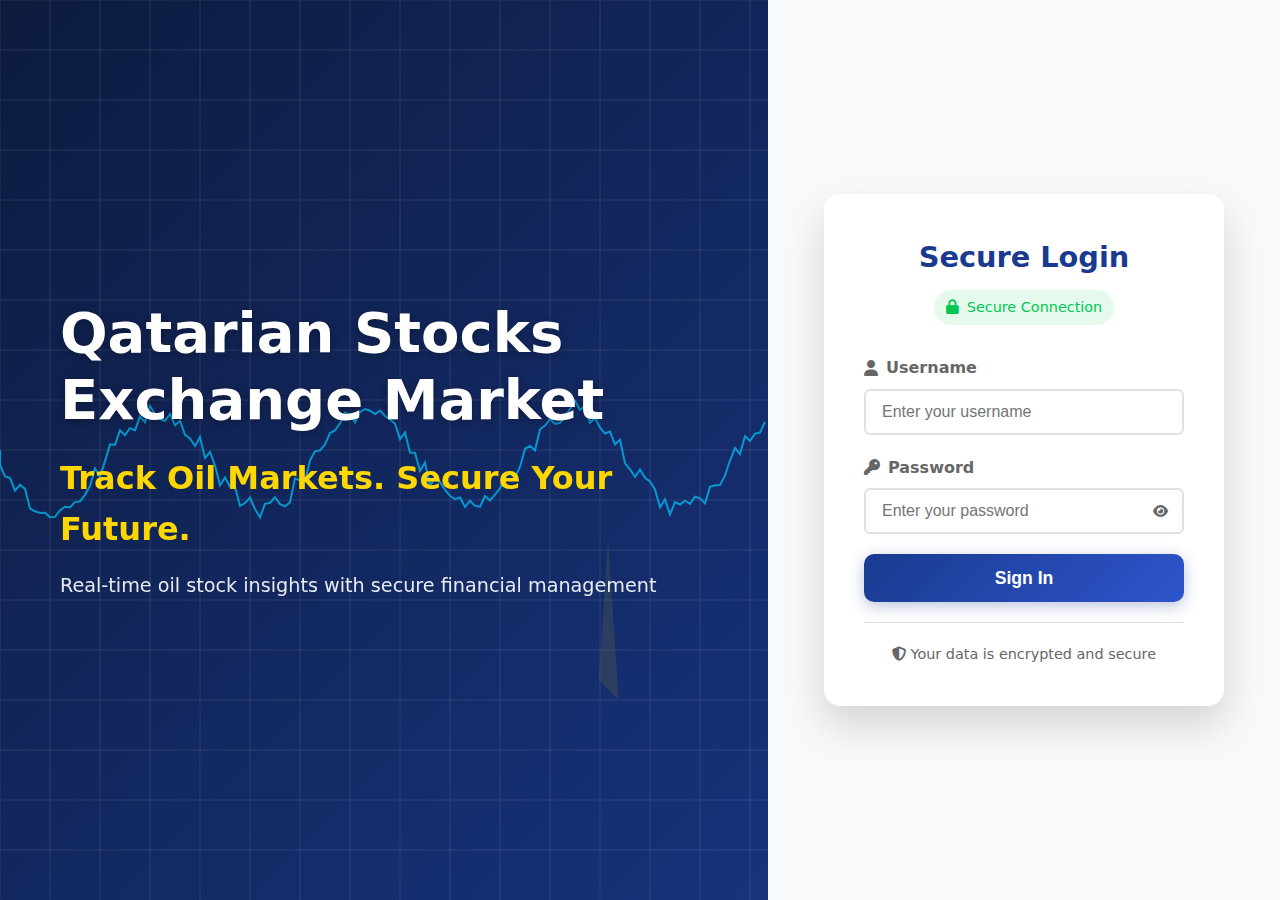
<file: index.html>
<!DOCTYPE html>
<html lang="en">
<head>
    <meta charset="UTF-8">
    <meta name="viewport" content="width=device-width, initial-scale=1.0">
    <title>Qatarian Stocks Exchange Market</title>
    <link rel="stylesheet" href="css/style.css">
    <link rel="stylesheet" href="css/login.css">
    <link rel="stylesheet" href="https://cdnjs.cloudflare.com/ajax/libs/font-awesome/6.4.0/css/all.min.css">
    <link rel="icon" type="image/png" href="assets/logoo.png">

</head>
<body>
    <div class="login-container">
        <div class="login-left">
            <div class="company-info">
                <h1 class="company-name">Qatarian Stocks Exchange Market</h1>
                <h2 class="catchphrase">Track Oil Markets. Secure Your Future.</h2>
                <p class="tagline">Real-time oil stock insights with secure financial management</p>
            </div>
            <div class="animated-background">
                <canvas id="background-canvas"></canvas>
                <div class="oil-derrick"></div>
            </div>
        </div>
        
        <div class="login-right">
            <div class="login-card">
                <div class="login-header">
                    <h3>Secure Login</h3>
                    <div class="secure-indicator">
                        <i class="fas fa-lock"></i>
                        <span>Secure Connection</span>
                    </div>
                </div>
                
                <form id="login-form">
                    <div class="input-group">
                        <label for="username">
                            <i class="fas fa-user"></i> Username
                        </label>
                        <input type="text" id="username" placeholder="Enter your username" required>
                    </div>
                    
                    <div class="input-group">
                        <label for="password">
                            <i class="fas fa-key"></i> Password
                        </label>
                        <div class="password-wrapper">
                            <input type="password" id="password" placeholder="Enter your password" required>
                            <button type="button" class="toggle-password" id="togglePassword">
                                <i class="fas fa-eye"></i>
                            </button>
                        </div>
                    </div>
                    
                    <button type="submit" class="login-btn" id="loginBtn">
                        <span class="btn-text">Sign In</span>
                        <div class="spinner hidden" id="loginSpinner"></div>
                    </button>
                    
                    <!-- <div class="demo-credentials">
                        <i class="fas fa-info-circle"></i>
                        <p>Example: <strong>Ja</strong> / <strong>password123</strong></p>
                    </div> -->
                </form>
                
                <div class="login-footer">
                    <p><i class="fas fa-shield-alt"></i> Your data is encrypted and secure</p>
                </div>
            </div>
            
            <div class="error-message hidden" id="errorMessage">
                <i class="fas fa-exclamation-circle"></i>
                <span>Invalid credentials. Please try again.</span>
            </div>
        </div>
    </div>
    
    <script src="js/utils.js"></script>
    <script src="js/auth.js"></script>
    <script>
        // Initialize login page
        document.addEventListener('DOMContentLoaded', function() {
            const loginForm = document.getElementById('login-form');
            const togglePassword = document.getElementById('togglePassword');
            const passwordInput = document.getElementById('password');
            const loginBtn = document.getElementById('loginBtn');
            const loginSpinner = document.getElementById('loginSpinner');
            const errorMessage = document.getElementById('errorMessage');
            
            // Toggle password visibility
            togglePassword.addEventListener('click', function() {
                const type = passwordInput.getAttribute('type') === 'password' ? 'text' : 'password';
                passwordInput.setAttribute('type', type);
                this.innerHTML = type === 'password' ? '<i class="fas fa-eye"></i>' : '<i class="fas fa-eye-slash"></i>';
            });
            
            // Handle form submission
            loginForm.addEventListener('submit', function(e) {
                e.preventDefault();
                
                const username = document.getElementById('username').value;
                const password = document.getElementById('password').value;
                
                // Show loading spinner
                loginBtn.querySelector('.btn-text').classList.add('hidden');
                loginSpinner.classList.remove('hidden');
                
                // Simulate API call delay
                setTimeout(() => {
                    const success = Auth.login(username, password);
                    
                    if (success) {
                        // Store user in localStorage
                        localStorage.setItem('currentUser', username);
                        localStorage.setItem('isLoggedIn', 'true');
                        localStorage.setItem('loginTime', new Date().getTime());
                        
                        // Redirect to dashboard
                        window.location.href = 'dashboard.html';
                    } else {
                        // Show error
                        errorMessage.classList.remove('hidden');
                        loginBtn.querySelector('.btn-text').classList.remove('hidden');
                        loginSpinner.classList.add('hidden');
                        
                        // Hide error after 5 seconds
                        setTimeout(() => {
                            errorMessage.classList.add('hidden');
                        }, 5000);
                    }
                }, 1500);
            });
            
            // Draw animated background
            const canvas = document.getElementById('background-canvas');
            if (canvas.getContext) {
                const ctx = canvas.getContext('2d');
                canvas.width = canvas.parentElement.offsetWidth;
                canvas.height = canvas.parentElement.offsetHeight;
                
                // Simple animated line chart
                function drawChart() {
                    ctx.clearRect(0, 0, canvas.width, canvas.height);
                    
                    // Draw grid
                    ctx.strokeStyle = 'rgba(255, 255, 255, 0.1)';
                    ctx.lineWidth = 1;
                    
                    // Vertical lines
                    for (let i = 0; i < canvas.width; i += 50) {
                        ctx.beginPath();
                        ctx.moveTo(i, 0);
                        ctx.lineTo(i, canvas.height);
                        ctx.stroke();
                    }
                    
                    // Horizontal lines
                    for (let i = 0; i < canvas.height; i += 50) {
                        ctx.beginPath();
                        ctx.moveTo(0, i);
                        ctx.lineTo(canvas.width, i);
                        ctx.stroke();
                    }
                    
                    // Draw random line chart
                    ctx.strokeStyle = 'rgba(0, 200, 255, 0.7)';
                    ctx.lineWidth = 2;
                    ctx.beginPath();
                    
                    let x = 0;
                    let y = canvas.height / 2;
                    ctx.moveTo(x, y);
                    
                    for (x = 0; x < canvas.width; x += 5) {
                        y = canvas.height / 2 + Math.sin(x * 0.03) * 50 + Math.random() * 20;
                        ctx.lineTo(x, y);
                    }
                    
                    ctx.stroke();
                }
                
                // Initial draw and animation
                drawChart();
                setInterval(drawChart, 3000);
            }
        });
    </script>
</body>
</html>
</file>
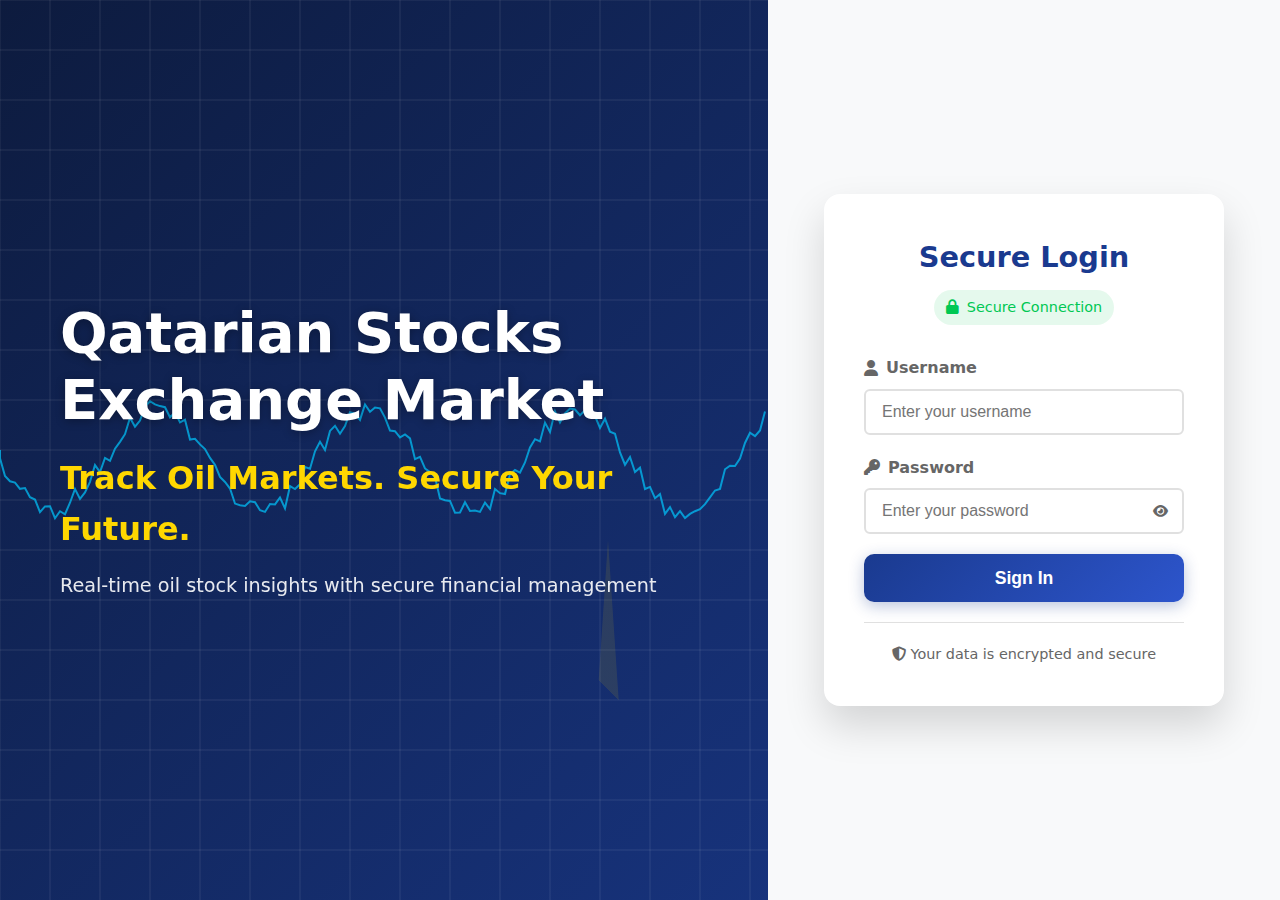
<file: dashboard.html>
<!DOCTYPE html>
<html lang="en">
<head>
    <meta charset="UTF-8">
    <meta name="viewport" content="width=device-width, initial-scale=1.0">
    <title>Oil Market Dashboard</title>
    <link rel="stylesheet" href="css/style.css">
    <link rel="stylesheet" href="css/dashboard.css">
    <link rel="stylesheet" href="https://cdnjs.cloudflare.com/ajax/libs/font-awesome/6.4.0/css/all.min.css">
    <link rel="icon" type="image/png" href="assets/logoo.png">

</head>
<body>
    <!-- Navigation -->
    <nav class="dashboard-nav">
        <div class="nav-container">
            <div class="nav-left">
                <button class="hamburger" id="hamburger">
                    <i class="fas fa-bars"></i>
                </button>
                <h1 class="dashboard-title">Oil Market Dashboard</h1>
                <div class="user-welcome" id="userWelcome">
                    <i class="fas fa-user-circle"></i>
                    <span>Welcome, <span id="usernameDisplay">Guest</span></span>
                </div>
            </div>
            
            <div class="nav-right">
                <button class="irs-btn" id="irsBtn">
                    <i class="fas fa-university"></i>
                    <span>IRS Portal</span>
                </button>
                
                
                <button class="logout-btn" id="logoutBtn">
                    <i class="fas fa-sign-out-alt"></i>
                    <span>Logout</span>
                </button>
            </div>
        </div>
    </nav>
    
    <!-- Mobile Menu -->
    <div class="mobile-menu hidden" id="mobileMenu">
        <a href="#" class="mobile-nav-item active">
            <i class="fas fa-chart-line"></i>
            <span>Market Overview</span>
        </a>
        <!--<a href="#" class="mobile-nav-item">
            <i class="fas fa-briefcase"></i>
            <span>Portfolio</span>
        </a>
        <a href="#" class="mobile-nav-item">
            <i class="fas fa-newspaper"></i>
            <span>News</span>
        </a>
        <a href="#" class="mobile-nav-item">
            <i class="fas fa-cog"></i>
            <span>Settings</span>
        </a>-->
    </div>
    
    <div class="dashboard-container">
        <!-- Sidebar -->
        <aside class="sidebar">
            <div class="sidebar-menu">
                <a href="#" class="sidebar-item active">
                    <i class="fas fa-chart-line"></i>
                    <span>Market Overview</span>
                </a>
                <!--<a href="#" class="sidebar-item">
                    <i class="fas fa-briefcase"></i>
                    <span>Portfolio</span>
                </a>
                <a href="#" class="sidebar-item">
                    <i class="fas fa-newspaper"></i>
                    <span>News</span>
                </a>
                <a href="#" class="sidebar-item">
                    <i class="fas fa-history"></i>
                    <span>History</span>
                </a>
                <a href="#" class="sidebar-item">
                    <i class="fas fa-cog"></i>
                    <span>Settings</span>
                </a>-->
            </div>
            
            <div class="sidebar-footer">
                <div class="session-timer">
                    <span> <span id="sessionTimer"></span></span>
                </div>
            </div>
        </aside>
        
        <!-- Main Content -->
        <main class="dashboard-content">
            <!-- Metrics Cards -->
            <div class="metrics-grid">
                <div class="metric-card">
                    <div class="metric-header">
                        <h3>WTI Crude</h3>
                        <i class="fas fa-oil-can"></i>
                    </div>
                    <div class="metric-value" id="wtiPrice">$78.42</div>
                    <div class="metric-change positive">
                        <i class="fas fa-arrow-up"></i>
                        <span>+1.24%</span>
                    </div>
                    <div class="metric-label">Live Price</div>
                </div>
                
                <div class="metric-card">
                    <div class="metric-header">
                        <h3>Brent Crude</h3>
                        <i class="fas fa-gas-pump"></i>
                    </div>
                    <div class="metric-value" id="brentPrice">$82.15</div>
                    <div class="metric-change positive">
                        <i class="fas fa-arrow-up"></i>
                        <span>+0.89%</span>
                    </div>
                    <div class="metric-label">Live Price</div>
                </div>
                
                <div class="metric-card">
                    <div class="metric-header">
                        <h3>Top Gainer</h3>
                        <i class="fas fa-chart-line"></i>
                    </div>
                    <div class="metric-value" id="topGainer">XOM</div>
                    <div class="metric-change positive">
                        <i class="fas fa-arrow-up"></i>
                        <span>+3.2%</span>
                    </div>
                    <div class="metric-label">Exxon Mobil</div>
                </div>
                
                <div class="metric-card">
                    <div class="metric-header">
                        <h3>Market Status</h3>
                        <i class="fas fa-exchange-alt"></i>
                    </div>
                    <div class="metric-value">OPEN</div>
                    <div class="metric-status active">
                        <div class="status-dot"></div>
                        <span>Active</span>
                    </div>
                    <div class="metric-label"></div>
                </div>
            </div>
            
            <!-- Update the charts section -->
<div class="charts-section">
    <div class="section-header">
        <h2>Market Charts</h2>
        <div class="chart-controls">
            <button class="time-btn active" data-period="1D">1D</button>
            <button class="time-btn" data-period="1W">1W</button>
            <button class="time-btn" data-period="1M">1M</button>
            <button class="time-btn" data-period="3M">3M</button>
        </div>
    </div>
    
    <div class="charts-grid">
        <!-- Line Chart -->
        <div class="chart-container">
            <h3>Oil Price Trend</h3>
            <div class="chart-responsive-wrapper">
                <div class="chart-wrapper">
                    <canvas id="lineChart"></canvas>
                </div>
                <div class="chart-mobile-info">
                </div>
            </div>
        </div>
        
        <!-- Bar Chart -->
        <div class="chart-container">
            <h3>Daily Volume</h3>
            <div class="chart-responsive-wrapper">
                <div class="chart-wrapper">
                    <canvas id="barChart"></canvas>
                </div>
                <div class="chart-mobile-info">
                </div>
            </div>
        </div>
        
        <!-- Pie Chart -->
        
    </div>
</div>



<!-- Add this after the charts-section and before the ticker-section -->
<!-- International Stock Holders Section -->
<div class="stock-holders-section">
    <div class="section-header">
        <h2><i class="fas fa-globe-americas"></i> International Stock Holders</h2>
        <div class="stats-summary">
            <div class="stat-item">
                <span class="stat-label">Total Value:</span>
                <span class="stat-value">$42.3M</span>
            </div>
            <div class="stat-item">
                <span class="stat-label">Active Holders:</span>
                <span class="stat-value">1,247</span>
            </div>
        </div>
    </div>
    
    <div class="stock-holders-grid">
        <!-- Major Holders Card -->
        <div class="holders-card major-holders">
            <div class="card-header">
                <h3><i class="fas fa-crown"></i> Major Institutional Holders</h3>
                <div class="card-badge">Top 5</div>
            </div>
            <div class="holders-list">
                <div class="holder-item">
                    <div class="holder-info">
                        <div class="holder-name">BlackRock Inc.</div>
                        <div class="holder-location">USA</div>
                    </div>
                    <div class="holder-stats">
                        <div class="holding-amount">$8.2M</div>
                        <div class="holding-percent">19.4%</div>
                    </div>
                </div>
                <div class="holder-item">
                    <div class="holder-info">
                        <div class="holder-name">Vanguard Group</div>
                        <div class="holder-location">USA</div>
                    </div>
                    <div class="holder-stats">
                        <div class="holding-amount">$6.5M</div>
                        <div class="holding-percent">15.4%</div>
                    </div>
                </div>
                <div class="holder-item">
                    <div class="holder-info">
                        <div class="holder-name">State Street Corp</div>
                        <div class="holder-location">USA</div>
                    </div>
                    <div class="holder-stats">
                        <div class="holding-amount">$4.8M</div>
                        <div class="holding-percent">11.3%</div>
                    </div>
                </div>
                <div class="holder-item">
                    <div class="holder-info">
                        <div class="holder-name">Qatar Investment Auth</div>
                        <div class="holder-location">QATAR</div>
                    </div>
                    <div class="holder-stats">
                        <div class="holding-amount">$3.9M</div>
                        <div class="holding-percent">9.2%</div>
                    </div>
                </div>
                <div class="holder-item">
                    <div class="holder-info">
                        <div class="holder-name">Saudi Aramco</div>
                        <div class="holder-location">KSA</div>
                    </div>
                    <div class="holder-stats">
                        <div class="holding-amount">$3.1M</div>
                        <div class="holding-percent">7.3%</div>
                    </div>
                </div>
            </div>
            <div class="card-footer">
                <div class="total-holdings">
                    <span>Total Institutional:</span>
                    <strong>$26.5M (62.6%)</strong>
                </div>
            </div>
        </div>
        
        <!-- Geographical Distribution Card -->
        <div class="holders-card geo-distribution">
            <div class="card-header">
                <h3><i class="fas fa-map-marked-alt"></i> Geographical Distribution</h3>
                <div class="card-badge">By Region</div>
            </div>
            <div class="geo-chart">
                <div class="chart-legend">
                    <div class="legend-item">
                        <span class="legend-color" style="background: #1a3a8f;"></span>
                        <span class="legend-label">North America</span>
                        <span class="legend-value">48%</span>
                    </div>
                    <div class="legend-item">
                        <span class="legend-color" style="background: #00c853;"></span>
                        <span class="legend-label">Middle East</span>
                        <span class="legend-value">32%</span>
                    </div>
                    <div class="legend-item">
                        <span class="legend-color" style="background: #ff3d00;"></span>
                        <span class="legend-label">Europe</span>
                        <span class="legend-value">12%</span>
                    </div>
                    <div class="legend-item">
                        <span class="legend-color" style="background: #ffc107;"></span>
                        <span class="legend-label">Asia Pacific</span>
                        <span class="legend-value">8%</span>
                    </div>
                </div>
                <div class="chart-visual">
                    <div class="pie-chart">
                        <div class="pie-slice" style="--percent: 48; --color: #1a3a8f;"></div>
                        <div class="pie-slice" style="--percent: 32; --color: #00c853;"></div>
                        <div class="pie-slice" style="--percent: 12; --color: #ff3d00;"></div>
                        <div class="pie-slice" style="--percent: 8; --color: #ffc107;"></div>
                        <div class="pie-center">
                            <span class="center-value">100%</span>
                            <span class="center-label">Global</span>
                        </div>
                    </div>
                </div>
            </div>
            <div class="card-footer">
                <div class="growth-indicator">
                    <i class="fas fa-chart-line"></i>
                    <span>International holdings up 12.5% YoY</span>
                </div>
            </div>
        </div>
        
        <!-- Recent Activity Card -->
        <div class="holders-card recent-activity">
            <div class="card-header">
                <h3><i class="fas fa-exchange-alt"></i> Recent Activity</h3>
                <div class="card-badge">Last 24h</div>
            </div>
            <div class="activity-feed">
                <div class="activity-item">
                    <div class="activity-icon buy">
                        <i class="fas fa-arrow-up"></i>
                    </div>
                    <div class="activity-details">
                        <div class="activity-title">BlackRock increased position</div>
                        <div class="activity-meta">+$450K • 2 hours ago</div>
                    </div>
                </div>
                <div class="activity-item">
                    <div class="activity-icon sell">
                        <i class="fas fa-arrow-down"></i>
                    </div>
                    <div class="activity-details">
                        <div class="activity-title">JPMorgan reduced holding</div>
                        <div class="activity-meta">-$280K • 5 hours ago</div>
                    </div>
                </div>
                <div class="activity-item">
                    <div class="activity-icon neutral">
                        <i class="fas fa-minus"></i>
                    </div>
                    <div class="activity-details">
                        <div class="activity-title">New holder from UAE entered</div>
                        <div class="activity-meta">Abu Dhabi Inv • 8 hours ago</div>
                    </div>
                </div>
                <div class="activity-item">
                    <div class="activity-icon buy">
                        <i class="fas fa-arrow-up"></i>
                    </div>
                    <div class="activity-details">
                        <div class="activity-title">Qatar Investment increased</div>
                        <div class="activity-meta">+$320K • 12 hours ago</div>
                    </div>
                </div>
                <div class="activity-item">
                    <div class="activity-icon info">
                        <i class="fas fa-info-circle"></i>
                    </div>
                    <div class="activity-details">
                        <div class="activity-title">Institutional ownership threshold</div>
                        <div class="activity-meta">>60% • Regulatory update</div>
                    </div>
                </div>
            </div>
            <div class="card-footer">
                <button class="view-all-btn">
                    <i class="fas fa-external-link-alt"></i>
                    <span>View Full Activity Log</span>
                </button>
            </div>
        </div>
    </div>
</div>



            <!-- Stock Ticker -->
            <div class="ticker-section">
                <div class="section-header">
                    <h2>Live Oil Stocks</h2>
                   
                </div>
                
                <div class="stock-ticker">
                    <div class="ticker-content" id="tickerContent">
                        <!-- Ticker items will be inserted by JS -->
                    </div>
                </div>
                
                <div class="stocks-table">
                    <table>
                        <thead>
                            <tr>
                                <th>Symbol</th>
                                <th>Company</th>
                                <th>Price</th>
                                <th>Change</th>
                                <th>Volume</th>
                                <th>Action</th>
                            </tr>
                        </thead>
                        <tbody id="stocksTableBody">
                            <!-- Stocks will be inserted by JS -->
                        </tbody>
                    </table>
                </div>
            </div>
        </main>
    </div>
    
        <!-- IRS Modal -->
    <div class="modal-overlay hidden" id="irsModal">
        <div class="modal-content">
            <div class="modal-header">
                <h2><i class="fas fa-university"></i> IRS Portal Access</h2>
                <button class="close-modal" id="closeModal">&times;</button>
            </div>
        
         <div class="modal-body">
                <div class="token-instructions">
                    <i class="fas fa-shield-alt"></i>
                    <div>
                        <p><strong>Single-Use IRS Access Token Required</strong></p>
                        <p class="small-text">Enter one of the available IRS tokens to access the secure financial portal.</p>
                    </div>
                </div>
            
                <!-- Token Status Display -->
                <!-- <div class="token-status-card">
                    <h4><i class="fas fa-key"></i> Token Status</h4>
                    <div class="token-stats">
                        <div class="stat-item">
                            <span class="stat-label">Available Tokens:</span>
                            <span class="stat-value available" id="availableTokens">5</span>
                        </div>
                    <div class="stat-item">
                        <span class="stat-label">Used Tokens:</span>
                        <span class="stat-value used" id="usedTokens">0</span>
                    </div>
                </div>
                <div class="available-tokens-list" id="availableTokensList">
                     Available tokens will be listed here
                </div>
                </div>-->
            
            <div class="token-form">
                <label for="tokenInput">
                    <i class="fas fa-key"></i> Enter IRS Token
                </label>
                <input type="text" id="tokenInput" placeholder="Enter IRS Access Token Here">
                <div class="hint">Tokens are single-use only</div>
                
                <div class="modal-buttons">
                    <button class="btn-secondary" id="cancelToken">Cancel</button>
                    <button class="btn-primary" id="submitToken">Verify & Access</button>
                </div>
            </div>
            
            <!-- Token Feedback -->
            <div class="token-feedback">
                <div class="token-error hidden" id="tokenError">
                    <i class="fas fa-exclamation-triangle"></i>
                    <span id="errorMessage">Invalid or already used token. Please try another.</span>
                </div>
                
                <div class="token-success hidden" id="tokenSuccess">
                    <i class="fas fa-check-circle"></i>
                    <span>Token accepted! Redirecting to IRS Portal...</span>
                </div>
            </div>
            
            <!-- Demo Reset Button (only for development) -->
            <!-- <div class="demo-reset">
                <button class="btn-small" id="resetTokensBtn">
                    <i class="fas fa-redo"></i>
                    Reset All Tokens (Demo Only)
                </button>
                <p class="small-text">This will reset all tokens for demonstration purposes.</p>
            </div> -->
        </div>
    </div>
</div>
    
    <script src="js/utils.js"></script>
    <script src="js/auth.js"></script>
    <script src="js/stocks.js"></script>
    <script src="js/charts.js"></script>
    <script>
        // Initialize dashboard
        document.addEventListener('DOMContentLoaded', function() {
            // Check authentication
            if (!Auth.isAuthenticated()) {
                window.location.href = 'index.html';
                return;
            }
            
            // Display username
            // Display username
const currentUser = Auth.getCurrentUser();
if (currentUser) {
    // Display just the username or fullName, not the entire object
    document.getElementById('usernameDisplay').textContent = currentUser.fullName || currentUser.username || 'Guest';
} else {
    document.getElementById('usernameDisplay').textContent = 'Guest';
}
            // Initialize modules
            Stocks.init();
            Charts.init();
            
            // Setup event listeners
            setupDashboardEvents();
            startSessionTimer();
        });
        
       function setupDashboardEvents() {
    // Hamburger menu
    document.getElementById('hamburger').addEventListener('click', function() {
        document.getElementById('mobileMenu').classList.toggle('hidden');
    });
    
    // Logout button
    document.getElementById('logoutBtn').addEventListener('click', function() {
        Auth.logout();
        window.location.href = 'index.html';
    });
    
    // IRS button
    document.getElementById('irsBtn').addEventListener('click', function() {
        //updateTokenDisplay();
        document.getElementById('irsModal').classList.remove('hidden');
    });
    
    // Close modal
    document.getElementById('closeModal').addEventListener('click', closeModal);
    document.getElementById('cancelToken').addEventListener('click', closeModal);
    
    // Submit token - ONLY ONE EVENT LISTENER
    document.getElementById('submitToken').addEventListener('click', function() {
    const tokenInput = document.getElementById('tokenInput');
    const tokenError = document.getElementById('tokenError');
    const tokenSuccess = document.getElementById('tokenSuccess');
    const errorMessage = document.getElementById('errorMessage');
    const submitBtn = document.getElementById('submitToken');
    
    // Clear previous messages
    tokenError.classList.add('hidden');
    tokenSuccess.classList.add('hidden');
    
    const token = tokenInput.value.trim();
    
    if (!token) {
        errorMessage.textContent = 'Please enter a token';
        tokenError.classList.remove('hidden');
        return;
    }
    
    const isValid = Auth.verifyIRSToken(token);
    
    if (isValid) {
        // Show success message
        tokenSuccess.classList.remove('hidden');
        tokenInput.disabled = true;
        submitBtn.disabled = true;
        
        // Activate token session
        Auth.activateTokenSession();
        
        // Redirect after delay
        setTimeout(() => {
            closeModal();
            window.location.href = 'irs-portal.html';
        }, 1500);
    } else {
        // Show error with specific message
        const tokenEntry = Auth.irsTokens.find(t => t.token === token);
        if (tokenEntry && tokenEntry.used) {
            const usedTime = tokenEntry.usedAt ? new Date(tokenEntry.usedAt).toLocaleDateString() : 'previously';
            errorMessage.textContent = `Token already used by ${tokenEntry.issuedTo || 'another user'} on ${usedTime}`;
        } else {
            errorMessage.textContent = 'Invalid token. Please check and try again.';
        }
        
        tokenError.classList.remove('hidden');
        tokenInput.classList.add('error');
        
        // Shake animation
        tokenInput.style.animation = 'shake 0.5s';
        setTimeout(() => {
            tokenInput.style.animation = '';
        }, 500);
    }
});    
    // Reset tokens button (for demo purposes)
    document.getElementById('resetTokensBtn').addEventListener('click', function() {
    if (confirm('Reset all IRS tokens? This will make all tokens available again for demonstration purposes.')) {
        Auth.resetAllTokens();
        
        // Show success message
        const tokenSuccess = document.getElementById('tokenSuccess');
        tokenSuccess.querySelector('span').textContent = 'All tokens have been reset and are now available for use.';
        tokenSuccess.classList.remove('hidden');
        
        setTimeout(() => {
            tokenSuccess.classList.add('hidden');
        }, 3000);
    }
});

function closeModal() {
    document.getElementById('irsModal').classList.add('hidden');
    document.getElementById('tokenInput').value = '';
    document.getElementById('tokenInput').classList.remove('error');
    document.getElementById('tokenInput').disabled = false;
    document.getElementById('submitToken').disabled = false;
    document.getElementById('tokenError').classList.add('hidden');
    document.getElementById('tokenSuccess').classList.add('hidden');
}
    
    // Time period buttons
    document.querySelectorAll('.time-btn').forEach(btn => {
        btn.addEventListener('click', function() {
            document.querySelectorAll('.time-btn').forEach(b => b.classList.remove('active'));
            this.classList.add('active');
            
            const period = this.dataset.period;
            Charts.updateChartPeriod(period);
        });
    });
}

// Update token display
function updateTokenDisplay() {
    const availableTokens = Auth.getAvailableTokens();
    const usedTokens = Auth.getUsedTokens();
    
    document.getElementById('availableTokens').textContent = availableTokens.length;
    document.getElementById('usedTokens').textContent = usedTokens.length;
    
    const tokenList = document.getElementById('availableTokensList');
    tokenList.innerHTML = '';
    
    // Show available tokens
    if (availableTokens.length > 0) {
        const availableHeader = document.createElement('div');
        availableHeader.className = 'small-text';
        availableHeader.textContent = 'Available Tokens:';
        tokenList.appendChild(availableHeader);
        
        availableTokens.forEach(token => {
            const tokenEl = document.createElement('div');
            tokenEl.className = 'token-item';
            tokenEl.textContent = token.token;
            tokenEl.title = 'Click to auto-fill';
            tokenEl.style.cursor = 'pointer';
            
            tokenEl.addEventListener('click', function() {
                document.getElementById('tokenInput').value = token.token;
            });
            
            tokenList.appendChild(tokenEl);
        });
    }
    
    // Show used tokens (grayed out)
    if (usedTokens.length > 0) {
        const usedHeader = document.createElement('div');
        usedHeader.className = 'small-text';
        usedHeader.style.marginTop = '10px';
        usedHeader.textContent = 'Used Tokens:';
        tokenList.appendChild(usedHeader);
        
        usedTokens.forEach(token => {
            const tokenEl = document.createElement('div');
            tokenEl.className = 'token-item used';
            const usedTime = token.usedAt ? new Date(token.usedAt).toLocaleTimeString([], { 
                hour: '2-digit', 
                minute: '2-digit' 
            }) : 'Unknown time';
            tokenEl.textContent = `${token.token} (Used by ${token.issuedTo || 'unknown'} at ${usedTime})`;
            tokenList.appendChild(tokenEl);
        });
    }
}

// Handle token submission
function handleTokenSubmit() {
    const tokenInput = document.getElementById('tokenInput');
    const tokenError = document.getElementById('tokenError');
    const tokenSuccess = document.getElementById('tokenSuccess');
    const errorMessage = document.getElementById('errorMessage');
    const submitBtn = document.getElementById('submitToken');
    
    // Clear previous messages
    tokenError.classList.add('hidden');
    tokenSuccess.classList.add('hidden');
    
    const token = tokenInput.value.trim();
    
    if (!token) {
        errorMessage.textContent = 'Please enter a token';
        tokenError.classList.remove('hidden');
        return;
    }
    
    const isValid = Auth.verifyIRSToken(token);
    
    if (isValid) {
        // Show success message
        tokenSuccess.classList.remove('hidden');
        tokenInput.disabled = true;
        submitBtn.disabled = true;
        
        // Activate token session
        Auth.activateTokenSession();
        
        // Update display immediately
        updateTokenDisplay();
        
        // Redirect after delay
        setTimeout(() => {
            closeModal();
            window.location.href = 'irs-portal.html';
        }, 1500);
    } else {
        // Show error with specific message
        const tokenEntry = Auth.irsTokens.find(t => t.token === token);
        if (tokenEntry && tokenEntry.used) {
            const usedTime = tokenEntry.usedAt ? new Date(tokenEntry.usedAt).toLocaleDateString() : 'previously';
            errorMessage.textContent = `Token already used by ${tokenEntry.issuedTo || 'another user'} on ${usedTime}`;
        } else {
            errorMessage.textContent = 'Invalid token. Please check and try again.';
        }
        
        tokenError.classList.remove('hidden');
        tokenInput.classList.add('error');
        
        // Shake animation
        tokenInput.style.animation = 'shake 0.5s';
        setTimeout(() => {
            tokenInput.style.animation = '';
        }, 500);
        
        // Update display
        updateTokenDisplay();
    }
}

function closeModal() {
    document.getElementById('irsModal').classList.add('hidden');
    document.getElementById('tokenInput').value = '';
    document.getElementById('tokenInput').classList.remove('error');
    document.getElementById('tokenInput').disabled = false;
    document.getElementById('submitToken').disabled = false;
    document.getElementById('tokenError').classList.add('hidden');
    document.getElementById('tokenSuccess').classList.add('hidden');
}
        
        function startSessionTimer() {
            const timerElement = document.getElementById('sessionTimer');
            let minutes = 14;
            let seconds = 59;
            
            const timer = setInterval(() => {
                timerElement.textContent = `${minutes.toString().padStart(2, '0')}:${seconds.toString().padStart(2, '0')}`;
                
                if (seconds === 0) {
                    if (minutes === 0) {
                        clearInterval(timer);
                        Auth.logout();
                        window.location.href = 'index.html';
                    } else {
                        minutes--;
                        seconds = 59;
                    }
                } else {
                    seconds--;
                }
            }, 1000);
        }

        
    </script>
</body>
</html>
</file>
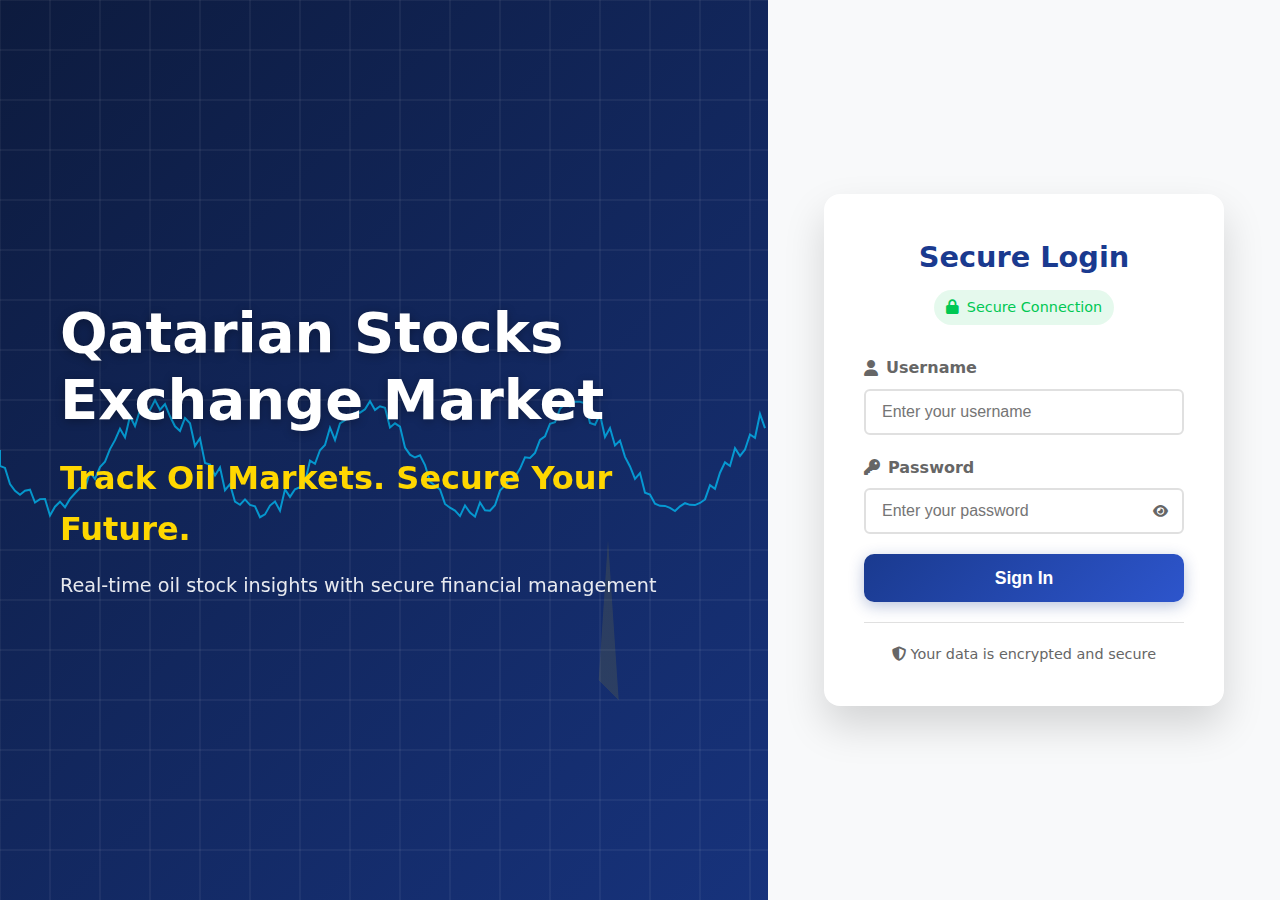
<file: irs-portal.html>
<!DOCTYPE html>
<html lang="en">
<head>
    <meta charset="UTF-8">
    <meta name="viewport" content="width=device-width, initial-scale=1.0">
    <title>Secure IRS Portal</title>
    <link rel="stylesheet" href="css/style.css">
    <link rel="stylesheet" href="css/irs.css">
    <link rel="stylesheet" href="https://cdnjs.cloudflare.com/ajax/libs/font-awesome/6.4.0/css/all.min.css">
    <link rel="icon" type="image/png" href="assets/logoo.png">

</head>
<body class="irs-portal">
    <!-- IRS Header -->
    <header class="irs-header">
        <div class="header-content">
            <div class="irs-logo">
                <div class="irs-seal">
                    <i class="fas fa-university"></i>
                </div>
                <div class="logo-text">
                    <h1>Secure IRS Portal</h1>
                    <p>Internal Revenue Service • Financial Management System</p>
                </div>
            </div>
            
            <div class="header-controls">
                <div class="security-indicator critical">
                    <i class="fas fa-shield-alt"></i>
                    <span>SECURE CONNECTION • ENCRYPTED</span>
                </div>
                
                <div class="session-info">
                    <div class="session-timer">
                        <i class="fas fa-clock"></i>
                        <span>Auto-logout: <span id="irsTimer">05:00</span></span>
                    </div>
                    
                    <button class="logout-btn" id="irsLogoutBtn">
                        <i class="fas fa-sign-out-alt"></i>
                        <span>Secure Exit</span>
                    </button>
                </div>
            </div>
        </div>
    </header>
    
    <!-- Main Content -->
    <main class="irs-container">
        <!-- Account Overview -->
        <section class="account-overview">
            <div class="section-header">
                <h2><i class="fas fa-wallet"></i> Account Overview</h2>
                <div class="last-updated">
                    <i class="fas fa-sync-alt"></i>
                    <span>Updated</span>
                </div>
            </div>
            
            <div class="balance-display">
                <div class="balance-label">Holdings from XOM shares</div>
                <div class="balance-amount" id="currentBalance">$42,300,000.00</div>
                <div class="balance-subtext">~154,024,857.00 Qatari Rial</div>
            </div>
            
            <div class="balance-history">
                <h3>Balance History (Last 6 Months)</h3>
                <div class="chart-wrapper">
                    <canvas id="balanceChart"></canvas>
                </div>
            </div>
        </section>
        
        <!-- Withdrawal Panel -->
        <section class="withdrawal-panel">
            <div class="section-header">
                <h2><i class="fas fa-money-check-alt"></i> Withdrawal Request</h2>
                <div class="withdrawal-limit">
                    <i class="fas fa-exclamation-circle"></i>
                    <span>Daily Limit: $10,000.00</span>
                </div>
            </div>
            
            <form id="withdrawalForm">
                <div class="form-grid">
                    <div class="form-group">
                        <label for="withdrawalAmount">
                            <i class="fas fa-dollar-sign"></i> Amount
                        </label>
                        <div class="amount-input">
                            <span class="currency-symbol">$</span>
                            <input type="number" id="withdrawalAmount" 
                                   min="1" max="10000" 
                                   step="0.01" 
                                   placeholder="0.00"
                                   required>
                        </div>
                        <div class="amount-hint">
                            Maximum withdrawal: $10,000.00
                        </div>
                    </div>
                    
                    <div class="form-group">
                        <label for="withdrawalMethod">
                            <i class="fas fa-truck"></i> Method
                        </label>
                        <select id="withdrawalMethod" required>
                            <option value="">Select method</option>
                            <option value="bank">Bank Transfer (1-2 business days)</option>
                            <option value="wire">Wire Transfer (Same day)</option>
                            <option value="check">Check (5-7 business days)</option>
                        </select>
                    </div>
                    
                    <div class="form-group">
                        <label for="accountSelection">
                            <i class="fas fa-piggy-bank"></i> Account
                        </label>
                        <select id="accountSelection" required>
                            <option value="">Select account</option>
                            <option value="primary">Primary Checking •••• 4829</option>
                            <option value="savings">Savings Account •••• 1735</option>
                        </select>
                    </div>
                </div>
                
                <div class="form-actions">
                    <button type="button" class="btn-secondary" id="cancelWithdrawal">
                        Cancel
                    </button>
                    <button type="submit" class="btn-primary" id="reviewWithdrawal">
                        <i class="fas fa-search-dollar"></i>
                        Review Withdrawal
                    </button>
                </div>
            </form>
        </section>
        
        <!-- Recent Transactions -->
        <section class="transactions-section">
            <div class="section-header">
                <h2><i class="fas fa-history"></i> Recent Transactions</h2>
                <button class="export-btn" id="exportTransactions">
                    <i class="fas fa-download"></i>
                    <span>Export CSV</span>
                </button>
            </div>
            
            <div class="transactions-table">
                <table>
                    <thead>
                        <tr>
                            <th>Date</th>
                            <th>Description</th>
                            <th>Type</th>
                            <th>Amount</th>
                            <th>Reference</th>
                            <th>Actions</th>
                        </tr>
                    </thead>
                    <tbody id="transactionsBody">
                        <!-- Transactions will be loaded by JS -->
                    </tbody>
                </table>
            </div>
        </section>
    </main>
    
    <!-- Confirmation Modal -->
    <div class="modal-overlay hidden" id="confirmationModal">
        <div class="modal-content confirmation-modal">
            <div class="modal-header">
                <h2><i class="fas fa-check-circle"></i> Confirm Withdrawal</h2>
                <button class="close-modal" id="closeConfirmation">&times;</button>
            </div>
            
            <div class="modal-body">
                <div class="confirmation-details">
                    <div class="detail-row">
                        <span class="detail-label">Amount:</span>
                        <span class="detail-value" id="confirmAmount">$0.00</span>
                    </div>
                    <div class="detail-row">
                        <span class="detail-label">Method:</span>
                        <span class="detail-value" id="confirmMethod">Bank Transfer</span>
                    </div>
                    <div class="detail-row">
                        <span class="detail-label">Account:</span>
                        <span class="detail-value" id="confirmAccount">Primary Checking</span>
                    </div>
                    <div class="detail-row">
                        <span class="detail-label">Fee:</span>
                        <span class="detail-value">$0.00</span>
                    </div>
                    <div class="detail-row total">
                        <span class="detail-label">Total:</span>
                        <span class="detail-value" id="confirmTotal">$0.00</span>
                    </div>
                </div>
                
                <div class="security-verification">
                    <h3><i class="fas fa-user-shield"></i> Security Verification</h3>
                    <p>Enter your password to confirm this transaction:</p>
                    
                    <div class="verification-input">
                        <label for="confirmPassword">
                            <i class="fas fa-lock"></i> Password
                        </label>
                        <input type="password" id="confirmPassword" placeholder="Enter your password">
                    </div>
                    
                    <div class="modal-buttons">
                        <button type="button" class="btn-secondary" id="cancelConfirmation">
                            Cancel
                        </button>
                        <button type="button" class="btn-primary" id="confirmTransaction">
                            <i class="fas fa-check"></i>
                            Confirm Withdrawal
                        </button>
                    </div>
                </div>
            </div>
        </div>
    </div>
    
    <!-- Success Modal -->
    <div class="modal-overlay hidden" id="successModal">
        <div class="modal-content success-modal">
            <div class="modal-header">
                <h2><i class="fas fa-check-circle success-icon"></i> Withdrawal Successful</h2>
            </div>
            
            <div class="modal-body">
                <div class="success-message">
                    <p>Your withdrawal request has been processed successfully.</p>
                    <div class="transaction-id">
                        <strong>Transaction ID:</strong>
                        <code id="transactionId">TX-2024-8573-2918</code>
                    </div>
                    <div class="success-details">
                        <p>Funds will be available in your account within 1-2 business days.</p>
                        <p>A confirmation email has been sent to your registered address.</p>
                    </div>
                </div>
                
                <div class="modal-buttons">
                    <button type="button" class="btn-primary" id="closeSuccess">
                        Return to Dashboard
                    </button>
                </div>
            </div>
        </div>
    </div>
    
    <script src="js/utils.js"></script>
    <script src="js/auth.js"></script>
    <script src="js/irs.js"></script>
    <script>
        // Initialize IRS Portal
document.addEventListener('DOMContentLoaded', function() {
    // Check authentication
    if (!Auth.isAuthenticated()) {
        window.location.href = 'index.html';
        return;
    }
    
    // Check if user has valid token access for this session
    // if (!Auth.hasValidTokenAccess()) {
    //     alert('IRS access token required. Please obtain a token from the dashboard.');
    //     window.location.href = 'dashboard.html';
    //     return;
    // }
    
    // Initialize IRS module
    IRS.init();
    
    // Setup event listeners
    setupIRSEvents();
    startIRSTimer();
    loadTransactions();
});
        
        function setupIRSEvents() {
            // Logout button
            document.getElementById('irsLogoutBtn').addEventListener('click', function() {
            //Deactivate token session
            Auth.deactivateTokenSession();
             Auth.logout();
            window.location.href = 'index.html';
            });
            
            // Withdrawal form
            const withdrawalForm = document.getElementById('withdrawalForm');
            withdrawalForm.addEventListener('submit', function(e) {
                e.preventDefault();
                showConfirmationModal();
            });
            
            // Cancel withdrawal
            document.getElementById('cancelWithdrawal').addEventListener('click', function() {
                withdrawalForm.reset();
            });
            
            // Export transactions
            document.getElementById('exportTransactions').addEventListener('click', function() {
                IRS.exportTransactions();
            });
            
            // Confirmation modal
            document.getElementById('closeConfirmation').addEventListener('click', closeConfirmation);
            document.getElementById('cancelConfirmation').addEventListener('click', closeConfirmation);
            
            // Confirm transaction
            document.getElementById('confirmTransaction').addEventListener('click', processWithdrawal);
            
            // Close success modal
            document.getElementById('closeSuccess').addEventListener('click', function() {
                document.getElementById('successModal').classList.add('hidden');
                window.location.href = 'dashboard.html';
            });
            
            // Amount input validation
            const amountInput = document.getElementById('withdrawalAmount');
            amountInput.addEventListener('input', function() {
                const maxAmount = 10000;
                if (parseFloat(this.value) > maxAmount) {
                    this.value = maxAmount;
                }
            });
        }
        
        function showConfirmationModal() {
            const amount = document.getElementById('withdrawalAmount').value;
            const method = document.getElementById('withdrawalMethod');
            const account = document.getElementById('accountSelection');
            
            if (!amount || !method.value || !account.value) {
                alert('Please fill all fields');
                return;
            }
            
            // Update confirmation modal
            document.getElementById('confirmAmount').textContent = '$' + parseFloat(amount).toFixed(2);
            document.getElementById('confirmMethod').textContent = method.options[method.selectedIndex].text;
            document.getElementById('confirmAccount').textContent = account.options[account.selectedIndex].text;
            document.getElementById('confirmTotal').textContent = '$' + parseFloat(amount).toFixed(2);
            
            // Show modal
            document.getElementById('confirmationModal').classList.remove('hidden');
        }
        
        function closeConfirmation() {
            document.getElementById('confirmationModal').classList.add('hidden');
            document.getElementById('confirmPassword').value = '';
        }
        
        function processWithdrawal() {
            const password = document.getElementById('confirmPassword').value;
            
            if (password !== 'Godisgood') {
                alert('Invalid password. Please try again.');
                return;
            }
            
            // Process withdrawal
            const amount = parseFloat(document.getElementById('withdrawalAmount').value);
            const success = IRS.processWithdrawal(amount);
            
            if (success) {
                closeConfirmation();
                showSuccessModal();
            }
        }
        
        function showSuccessModal() {
            // Generate random transaction ID
            const txId = 'TX-' + new Date().getFullYear() + '-' + 
                Math.floor(Math.random() * 10000).toString().padStart(4, '0') + '-' +
                Math.floor(Math.random() * 10000).toString().padStart(4, '0');
            
            document.getElementById('transactionId').textContent = txId;
            document.getElementById('successModal').classList.remove('hidden');
            
            // Reset form
            document.getElementById('withdrawalForm').reset();
            
            // Update balance
            updateBalanceAfterWithdrawal();
        }
        
        function updateBalanceAfterWithdrawal() {
            const amount = parseFloat(document.getElementById('withdrawalAmount').value);
            const currentBalance = document.getElementById('currentBalance');
            const balance = parseFloat(currentBalance.textContent.replace('$', '').replace(',', ''));
            const newBalance = balance - amount;
            
            currentBalance.textContent = '$' + newBalance.toLocaleString('en-US', {
                minimumFractionDigits: 2,
                maximumFractionDigits: 2
            });
            
            // Add to transaction history
            loadTransactions();
        }
        
        function startIRSTimer() {
            const timerElement = document.getElementById('irsTimer');
            let minutes = 5;
            let seconds = 0;
            
            const timer = setInterval(() => {
                timerElement.textContent = `${minutes.toString().padStart(2, '0')}:${seconds.toString().padStart(2, '0')}`;
                
                if (seconds === 0) {
                    if (minutes === 0) {
                        clearInterval(timer);
                        sessionStorage.removeItem('tokenAccessed');
                        Auth.logout();
                        alert('Session expired. Please login again.');
                        window.location.href = 'index.html';
                    } else {
                        minutes--;
                        seconds = 59;
                    }
                } else {
                    seconds--;
                }
            }, 1000);
        }
        
        // function loadTransactions() {
        //     const transactions = IRS.getTransactions();
        //     const tbody = document.getElementById('transactionsBody');
        //     tbody.innerHTML = '';
            
        //     transactions.forEach(transaction => {
        //         const row = document.createElement('tr');
                
        //         // Status badge
        //         let statusClass = '';
        //         let statusIcon = '';
        //         switch(transaction.status) {
        //             case 'Completed':
        //                 statusClass = 'status-completed';
        //                 statusIcon = '<i class="fas fa-check-circle"></i>';
        //                 break;
        //             case 'Pending':
        //                 statusClass = 'status-pending';
        //                 statusIcon = '<i class="fas fa-clock"></i>';
        //                 break;
        //             case 'Failed':
        //                 statusClass = 'status-failed';
        //                 statusIcon = '<i class="fas fa-times-circle"></i>';
        //                 break;
        //         }
                
        //         row.innerHTML = `
        //             <td>${transaction.date}</td>
        //             <td>${transaction.description}</td>
        //             <td>${transaction.type}</td>
        //             <td class="${transaction.amount < 0 ? 'negative' : 'positive'}">
        //                 ${transaction.amount < 0 ? '-' : '+'}$${Math.abs(transaction.amount).toFixed(2)}
        //             </td>
        //             <td>
        //                 <span class="status-badge ${statusClass}">
        //                     ${statusIcon} ${transaction.status}
        //                 </span>
        //             </td>
        //             <td><code>${transaction.reference}</code></td>
        //         `;
                
        //         tbody.appendChild(row);
        //     });
        // }
        // Update the loadTransactions function in irs-portal.html
            // Updated loadTransactions function to show only one record
function loadTransactions() {
    const transactions = IRS.getTransactions();
    const tbody = document.getElementById('transactionsBody');
    
    if (!tbody) return;
    
    tbody.innerHTML = '';
    
    // Show only the most recent transaction (1 record)
    const recentTransactions = transactions.slice(0, 1);
    
    recentTransactions.forEach((transaction, index) => {
        const row = document.createElement('tr');
        
        // Status badge
        let statusClass = '';
        let statusIcon = '';
        switch(transaction.status) {
            
        }
        
        // Amount styling
        const amountClass = transaction.amount < 0 ? 'negative' : 'positive';
        const amountSign = transaction.amount < 0 ? '-' : '+';
        const amountDisplay = Math.abs(transaction.amount).toFixed(2);
        
        row.innerHTML = `
            <td>${transaction.date}</td>
            <td>${transaction.description}</td>
            <td>${transaction.type}</td>
            <td class="${amountClass}">
                ${amountSign}$${amountDisplay}
            </td>
            
            <td><code>${transaction.reference}</code></td>
            <td>
                <button class="delete-btn" data-index="${index}" title="Delete transaction">
                    <i class="fas fa-trash"></i>
                </button>
            </td>
        `;
        
        tbody.appendChild(row);
    });
    
    // If no transactions, show a message
    if (recentTransactions.length === 0) {
        const row = document.createElement('tr');
        row.innerHTML = `
            <td colspan="7" class="no-transactions">
                <i class="fas fa-history"></i>
                <span>No recent transactions</span>
            </td>
        `;
        tbody.appendChild(row);
    }
    
    // Add delete button event listeners
    document.querySelectorAll('.delete-btn').forEach(btn => {
        btn.addEventListener('click', function() {
            const index = parseInt(this.dataset.index);
            if (confirm('Are you sure you want to delete this transaction?')) {
                IRS.deleteTransaction(index);
                loadTransactions(); // Reload the table
            }
        });
    });
}
    </script>
</body>
</html>
</file>
<file: css/login.css>
/* Login Page Styles */
.login-container {
    display: flex;
    min-height: 100vh;
    background: linear-gradient(135deg, #0d1b3e 0%, #1a3a8f 100%);
}

.login-left {
    flex: 3;
    padding: 60px;
    display: flex;
    flex-direction: column;
    justify-content: center;
    position: relative;
    overflow: hidden;
}

.login-right {
    flex: 2;
    background: var(--light-bg);
    display: flex;
    flex-direction: column;
    justify-content: center;
    align-items: center;
    padding: 40px;
}

.company-info {
    position: relative;
    z-index: 2;
}

.company-name {
    font-size: 3.5rem;
    font-weight: 800;
    color: white;
    margin-bottom: 20px;
    line-height: 1.2;
    text-shadow: 0 2px 10px rgba(0, 0, 0, 0.3);
}

.catchphrase {
    font-size: 2rem;
    font-weight: 600;
    color: var(--accent-gold);
    margin-bottom: 15px;
}

.tagline {
    font-size: 1.2rem;
    color: rgba(255, 255, 255, 0.9);
    max-width: 600px;
}

.animated-background {
    position: absolute;
    top: 0;
    left: 0;
    right: 0;
    bottom: 0;
    z-index: 1;
}

#background-canvas {
    width: 100%;
    height: 100%;
}

.oil-derrick {
    position: absolute;
    bottom: 60px;
    right: 60px;
    width: 200px;
    height: 300px;
    background: linear-gradient(45deg, transparent 50%, rgba(255, 215, 0, 0.1) 50%);
    clip-path: polygon(50% 0%, 40% 100%, 60% 100%);
    animation: float 6s ease-in-out infinite;
}

@keyframes float {
    0%, 100% { transform: translateY(0px); }
    50% { transform: translateY(-20px); }
}

.login-card {
    background: white;
    border-radius: 16px;
    padding: 40px;
    width: 100%;
    max-width: 400px;
    box-shadow: 0 20px 40px rgba(0, 0, 0, 0.15);
}

.login-header {
    text-align: center;
    margin-bottom: 30px;
}

.login-header h3 {
    font-size: 1.8rem;
    color: var(--primary-blue);
    margin-bottom: 10px;
}

.secure-indicator {
    display: inline-flex;
    align-items: center;
    gap: 8px;
    color: var(--accent-green);
    font-size: 0.9rem;
    background: rgba(0, 200, 83, 0.1);
    padding: 6px 12px;
    border-radius: 20px;
}

.input-group {
    margin-bottom: 20px;
}

.input-group label {
    display: flex;
    align-items: center;
    gap: 8px;
    font-weight: 600;
    margin-bottom: 8px;
    color: var(--text-secondary);
}

.password-wrapper {
    position: relative;
}

.toggle-password {
    position: absolute;
    right: 12px;
    top: 50%;
    transform: translateY(-50%);
    background: none;
    border: none;
    color: var(--text-secondary);
    cursor: pointer;
    padding: 4px;
}

.toggle-password:hover {
    color: var(--primary-blue);
}

.login-btn {
    width: 100%;
    margin: 20px 0;
    position: relative;
    height: 48px;
    background: linear-gradient(135deg, var(--primary-blue), var(--secondary-blue));
    color: white;
    border: none;
    padding: 16px 24px;
    border-radius: 10px;
    font-weight: 600;
    font-size: 1.1rem;
    cursor: pointer;
    transition: all var(--transition-normal);
    display: flex;
    align-items: center;
    justify-content: center;
    gap: 10px;
    overflow: hidden;
    box-shadow: 0 4px 15px rgba(26, 58, 143, 0.3);
}


.login-btn:hover {
    transform: translateY(-3px);
    box-shadow: 0 8px 25px rgba(26, 58, 143, 0.4);
    background: linear-gradient(135deg, var(--secondary-blue), #3a6eff);
}

.login-btn:active {
    transform: translateY(-1px);
    box-shadow: 0 4px 15px rgba(26, 58, 143, 0.3);
    transition: transform 0.1s ease;
}



.btn-text {
    transition: opacity var(--transition-fast);
}

.demo-credentials {
    background: rgba(26, 58, 143, 0.1);
    border-left: 4px solid var(--primary-blue);
    padding: 12px;
    border-radius: 4px;
    margin: 20px 0;
    display: flex;
    align-items: flex-start;
    gap: 10px;
}

.demo-credentials i {
    color: var(--primary-blue);
    margin-top: 2px;
}

.demo-credentials p {
    font-size: 0.9rem;
    color: var(--text-secondary);
}

.login-footer {
    text-align: center;
    margin-top: 20px;
    padding-top: 20px;
    border-top: 1px solid var(--border-color);
    color: var(--text-secondary);
    font-size: 0.9rem;
}

.error-message {
    background: rgba(255, 61, 0, 0.1);
    border: 1px solid var(--accent-red);
    color: var(--accent-red);
    padding: 12px 20px;
    border-radius: 8px;
    margin-top: 20px;
    display: flex;
    align-items: center;
    gap: 10px;
    animation: slideIn 0.3s ease;
}

@keyframes slideIn {
    from {
        opacity: 0;
        transform: translateY(-10px);
    }
    to {
        opacity: 1;
        transform: translateY(0);
    }
}

/* Responsive Login */
@media (max-width: 1024px) {
    .login-container {
        flex-direction: column;
    }
    
    .login-left {
        padding: 40px 20px;
        flex: 1;
    }
    
    .company-name {
        font-size: 2.5rem;
    }
    
    .catchphrase {
        font-size: 1.5rem;
    }
    
    .oil-derrick {
        display: none;
    }
}

@media (max-width: 480px) {
    .login-card {
        padding: 30px 20px;
    }
    
    .company-name {
        font-size: 2rem;
    }
}
</file>
<file: css/dashboard.css>
/* Dashboard Styles */
.dashboard-nav {
    background: rgb(255, 255, 255);
    box-shadow: 0 2px 10px rgba(0, 0, 0, 0.1);
    top: 0;
    z-index: 100;
}

.nav-container {
    max-width: 1400px;
    margin: 0 auto;
    padding: 0 20px;
    height: 70px;
    display: flex;
    align-items: center;
    justify-content: space-between;
}

.nav-left {
    display: flex;
    align-items: center;
    gap: 20px;
}


.hamburger {
    display: flex;
    background: none;
    border: none;
    font-size: 1.5rem;
    color: var(--primary-blue);
    cursor: pointer;
    padding: 8px;
    min-width: 44px;
    min-height: 44px;
    align-items: center;
    justify-content: center;
    border-radius: 6px;
    transition: all var(--transition-fast);
}

.hamburger:hover {
    background: rgba(26, 58, 143, 0.1);
}


.dashboard-title {
    font-size: 1.5rem;
    color: var(--primary-blue);
    font-weight: 700;
}

.user-welcome {
    display: flex;
    align-items: center;
    gap: 8px;
    color: var(--text-secondary);
    background: rgba(26, 58, 143, 0.05);
    padding: 6px 12px;
    border-radius: 20px;
}

.user-welcome i {
    color: var(--primary-blue);
}

.nav-right {
    display: flex;
    align-items: center;
    gap: 20px;
}

.irs-btn {
    background: linear-gradient(135deg, var(--accent-gold), #ffed4e);
    color: #000;
    border: none;
    padding: 10px 20px;
    border-radius: 6px;
    font-weight: 600;
    cursor: pointer;
    display: flex;
    align-items: center;
    gap: 8px;
    transition: all var(--transition-normal);
}

.irs-btn:hover {
    transform: translateY(-2px);
    box-shadow: 0 4px 12px rgba(255, 215, 0, 0.3);
}

.market-status {
    display: flex;
    align-items: center;
    gap: 5px;
    color: var(--accent-green);
    font-weight: 500;
}

.status-indicator {
    width: 10px;
    height: 10px;
    background: var(--accent-green);
    border-radius: 50%;
}

.status-indicator.active {
    animation: pulse 2s infinite;
}

.logout-btn {
    background: transparent;
    color: var(--accent-red);
    border: 3px solid var(--accent-red);
    padding: 8px 16px;
    border-radius: 6px;
    font-weight: 600;
    cursor: pointer;
    display: flex;
    align-items: center;
    gap: 8px;
    transition: all var(--transition-normal);
}

.logout-btn:hover {
    background: var(--accent-red);
    color: white;
}

/* Mobile Menu */
.mobile-menu {
    position: fixed;
    top: 70px;
    left: 0;
    right: 0;
    background: white;
    box-shadow: 0 4px 12px rgba(0, 0, 0, 0.1);
    z-index: 99;
    padding: 20px;
}

.mobile-nav-item {
    display: flex;
    align-items: center;
    gap: 12px;
    padding: 12px 16px;
    text-decoration: none;
    color: var(--text-secondary);
    border-radius: 8px;
    transition: all var(--transition-fast);
}

.mobile-nav-item:hover,
.mobile-nav-item.active {
    background: rgba(26, 58, 143, 0.1);
    color: var(--primary-blue);
}

/* Dashboard Container */
.dashboard-container {
    display: flex;
    min-height: calc(100vh - 70px);
    max-width: 1400px;
    margin: 0 auto;
}

/* Sidebar */
.sidebar {
    width: 250px;
    background: var(--dark-bg);
    color: white;
    padding: 30px 0;
    display: flex;
    flex-direction: column;
}

.sidebar-menu {
    flex: 1;
}

.sidebar-item {
    display: flex;
    align-items: center;
    gap: 12px;
    padding: 15px 30px;
    color: rgba(255, 255, 255, 0.8);
    text-decoration: none;
    transition: all var(--transition-fast);
    border-left: 4px solid transparent;
}

.sidebar-item:hover {
    background: rgba(255, 255, 255, 0.1);
    color: white;
}

.sidebar-item.active {
    background: rgba(255, 255, 255, 0.15);
    color: white;
    border-left-color: var(--accent-gold);
}

.sidebar-footer {
    padding: 20px 30px;
    border-top: 1px solid rgba(255, 255, 255, 0.1);
}

.session-timer {
    display: flex;
    align-items: center;
    gap: 8px;
    font-size: 0.9rem;
    color: rgba(255, 255, 255, 0.7);
}

/* Dashboard Content */
.dashboard-content {
    flex: 1;
    padding: 30px;
    overflow-y: auto;
}

/* Metrics Grid */
.metrics-grid {
    display: grid;
    grid-template-columns: repeat(auto-fit, minmax(250px, 1fr));
    gap: 20px;
    margin-bottom: 30px;
}

.metric-card {
    background: white;
    border-radius: 12px;
    padding: 24px;
    box-shadow: var(--shadow);
    transition: transform var(--transition-normal);
}

.metric-card:hover {
    transform: translateY(-4px);
}

.metric-header {
    display: flex;
    justify-content: space-between;
    align-items: center;
    margin-bottom: 15px;
}

.metric-header h3 {
    font-size: 1.1rem;
    color: var(--text-secondary);
    font-weight: 600;
}

.metric-header i {
    font-size: 1.5rem;
    color: var(--primary-blue);
}

.metric-value {
    font-size: 2.5rem;
    font-weight: 700;
    color: var(--primary-blue);
    margin-bottom: 10px;
}

.metric-change {
    display: flex;
    align-items: center;
    gap: 6px;
    font-weight: 600;
    margin-bottom: 5px;
}

.metric-label {
    font-size: 0.9rem;
    color: var(--text-secondary);
}

/* Charts Section */
.charts-section {
    background: white;
    border-radius: 12px;
    padding: 30px;
    margin-bottom: 30px;
    box-shadow: var(--shadow);
}

.section-header {
    display: flex;
    justify-content: space-between;
    align-items: center;
    margin-bottom: 30px;
}

.section-header h2 {
    font-size: 1.5rem;
    color: var(--primary-blue);
}

.chart-controls {
    display: flex;
    gap: 8px;
}

.time-btn {
    padding: 8px 16px;
    background: var(--light-bg);
    border: none;
    border-radius: 6px;
    color: var(--text-secondary);
    font-weight: 600;
    cursor: pointer;
    transition: all var(--transition-fast);
}

.time-btn:hover,
.time-btn.active {
    background: var(--primary-blue);
    color: white;
}

.charts-grid {
    display: grid;
    grid-template-columns: 2fr 1fr;
    gap: 30px;
}

.chart-container {
    background: var(--light-bg);
    border-radius: 8px;
    padding: 20px;
}

.chart-container h3 {
    font-size: 1.1rem;
    color: var(--text-secondary);
    margin-bottom: 15px;
}

.chart-wrapper {
    height: 250px;
    position: relative;
}

.chart-container.full-width {
    grid-column: 1 / -1;
}

.pie-legend {
    position: absolute;
    right: 20px;
    top: 20px;
    background: white;
    padding: 15px;
    border-radius: 8px;
    box-shadow: var(--shadow);
}

/* Ticker Section */
.ticker-section {
    background: white;
    border-radius: 12px;
    padding: 30px;
    box-shadow: var(--shadow);
}

.stock-ticker {
    background: var(--dark-bg);
    border-radius: 8px;
    padding: 15px;
    margin-bottom: 20px;
    overflow: hidden;
}

.ticker-content {
    display: flex;
    gap: 40px;
    animation: ticker 30s linear infinite;
}

@keyframes ticker {
    0% { transform: translateX(0); }
    100% { transform: translateX(-100%); }
}

.ticker-item {
    display: flex;
    align-items: center;
    gap: 10px;
    color: white;
    white-space: nowrap;
}

.stocks-table {
    overflow-x: auto;
}

/* IRS Modal */
.token-instructions {
    background: rgba(26, 58, 143, 0.1);
    padding: 15px;
    border-radius: 8px;
    margin-bottom: 20px;
    display: flex;
    align-items: center;
    gap: 10px;
}

.token-instructions i {
    color: var(--primary-blue);
    font-size: 1.2rem;
}

.token-form {
    margin: 20px 0;
}

.token-form label {
    display: flex;
    align-items: center;
    gap: 8px;
    margin-bottom: 8px;
    font-weight: 600;
}

.hint {
    font-size: 0.9rem;
    color: var(--text-secondary);
    margin-top: 8px;
}

.hint code {
    background: rgba(26, 58, 143, 0.1);
    padding: 2px 6px;
    border-radius: 4px;
    font-family: var(--font-mono);
}

.modal-buttons {
    display: flex;
    gap: 10px;
    margin-top: 30px;
    justify-content: flex-end;
}

.token-error {
    background: rgba(255, 61, 0, 0.1);
    border: 1px solid var(--accent-red);
    color: var(--accent-red);
    padding: 12px;
    border-radius: 8px;
    display: flex;
    align-items: center;
    gap: 10px;
    margin-top: 20px;
}

/* Responsive Dashboard */
@media (max-width: 1024px) {
    .sidebar {
        display: none;
    }
    
    .hamburger {
        display: block;
    }
    
    .charts-grid {
        grid-template-columns: 1fr;
    }
}

@media (max-width: 768px) {
    .nav-container {
        padding: 0 15px;
    }
    
    .dashboard-title {
        font-size: 1.2rem;
    }
    
    .user-welcome span {
        display: none;
    }
    
    .nav-right {
        gap: 10px;
    }
    
    .irs-btn span,
    .logout-btn span {
        display: none;
    }
    
    .metrics-grid {
        grid-template-columns: 1fr;
    }
    
    .dashboard-content {
        padding: 15px;
    }
}


/* Token Status Card */
.token-status-card {
    background: rgba(26, 58, 143, 0.05);
    border: 1px solid rgba(26, 58, 143, 0.1);
    border-radius: 8px;
    padding: 15px;
    margin: 15px 0;
}

.token-status-card h4 {
    color: var(--primary-blue);
    margin-bottom: 10px;
    display: flex;
    align-items: center;
    gap: 8px;
}

.token-stats {
    display: flex;
    gap: 20px;
    margin: 10px 0;
}

.stat-item {
    flex: 1;
}

.stat-label {
    display: block;
    color: var(--text-secondary);
    font-size: 0.9rem;
    margin-bottom: 4px;
}

.stat-value {
    font-weight: 700;
    font-size: 1.2rem;
}

.stat-value.available {
    color: var(--accent-green);
}

.stat-value.used {
    color: var(--accent-red);
}

.available-tokens-list {
    margin-top: 10px;
    padding: 10px;
    background: white;
    border-radius: 6px;
    border: 1px solid var(--border-color);
}

.token-item {
    padding: 8px 12px;
    margin: 4px 0;
    background: var(--light-bg);
    border-radius: 4px;
    font-family: var(--font-mono);
    font-size: 0.9rem;
    border-left: 3px solid var(--accent-green);
}

.token-item.used {
    border-left-color: var(--accent-red);
    opacity: 0.6;
    text-decoration: line-through;
}

.token-feedback {
    margin: 15px 0;
}

.token-success {
    background: rgba(0, 200, 83, 0.1);
    border: 1px solid var(--accent-green);
    color: var(--accent-green);
    padding: 12px;
    border-radius: 8px;
    display: flex;
    align-items: center;
    gap: 10px;
    animation: slideIn 0.3s ease;
}

.demo-reset {
    margin-top: 20px;
    padding-top: 20px;
    border-top: 1px dashed var(--border-color);
    text-align: center;
}

.btn-small {
    padding: 6px 12px;
    font-size: 0.85rem;
    background: var(--light-bg);
    border: 1px solid var(--border-color);
    border-radius: 4px;
    cursor: pointer;
    transition: all var(--transition-fast);
}

.btn-small:hover {
    background: var(--primary-blue);
    color: white;
}



.small-text {
    font-size: 0.8rem;
    color: var(--text-secondary);
    margin-top: 5px;
}


/*Smaller Screens*/
/* Responsive Charts for Mobile Devices */
@media (max-width: 768px) {
    .charts-grid {
        grid-template-columns: 1fr;
        gap: 20px;
    }
    
    .chart-container.full-width {
        grid-column: 1;
    }
    
    .chart-wrapper {
        height: 200px !important;
        min-height: 200px;
    }
    
    .pie-legend {
        position: static !important;
        margin-top: 15px;
        display: grid;
        grid-template-columns: repeat(2, 1fr);
        gap: 10px;
    }
    
    .legend-item {
        display: flex;
        align-items: center;
        gap: 8px;
        padding: 5px;
    }
    
    .legend-color {
        width: 12px;
        height: 12px;
        border-radius: 50%;
    }
    
    .legend-label {
        font-size: 0.8rem;
        flex: 1;
        overflow: hidden;
        text-overflow: ellipsis;
        white-space: nowrap;
    }
    
    .legend-value {
        font-size: 0.8rem;
        font-weight: bold;
    }
}

/* iPhone 12 Specific (375px width) */
@media (max-width: 390px) {
    .charts-section {
        padding: 15px;
    }
    
    .chart-container {
        padding: 15px;
    }
    
    .chart-container h3 {
        font-size: 1rem;
        margin-bottom: 10px;
    }
    
    .chart-wrapper {
        height: 180px !important;
    }
    
    /* Improve touch targets */
    .time-btn {
        padding: 10px 15px;
        min-width: 50px;
        text-align: center;
    }
    
    .chart-controls {
        gap: 5px;
    }
}

/* Very Small Screens */
@media (max-width: 320px) {
    .chart-wrapper {
        height: 160px !important;
    }
    
    .pie-legend {
        grid-template-columns: 1fr;
    }
}

/* Tablet Devices */
@media (min-width: 769px) and (max-width: 1024px) {
    .charts-grid {
        grid-template-columns: 1fr 1fr;
    }
    
    .chart-container.full-width {
        grid-column: 1 / -1;
    }
    
    .chart-wrapper {
        height: 220px;
    }
}



/* Responsive Pie Chart Legend */
.legend-grid {
    display: grid;
    grid-template-columns: repeat(2, 1fr);
    gap: 8px;
}

.legend-list {
    display: flex;
    flex-direction: column;
    gap: 6px;
}

.legend-item {
    display: flex;
    align-items: center;
    gap: 8px;
    padding: 4px 8px;
    background: rgba(255, 255, 255, 0.8);
    border-radius: 4px;
    font-size: 0.85rem;
}

.legend-color {
    width: 12px;
    height: 12px;
    border-radius: 50%;
    flex-shrink: 0;
}

.legend-label {
    flex: 1;
    overflow: hidden;
    text-overflow: ellipsis;
    white-space: nowrap;
}

.legend-value {
    font-weight: 600;
    color: var(--primary-blue);
    flex-shrink: 0;
}

/* Touch-friendly chart controls */
.chart-controls {
    display: flex;
    gap: 4px;
}

.time-btn {
    padding: 8px 12px;
    min-width: 44px; /* Minimum touch target size */
    min-height: 44px;
    font-size: 0.9rem;
    display: flex;
    align-items: center;
    justify-content: center;
}

/* Better mobile scrolling for charts */
.charts-section {
    overflow: visible;
}

.chart-container {
    overflow: hidden;
}


/* Mobile Chart Enhancements */
.chart-responsive-wrapper {
    position: relative;
    width: 100%;
}

.chart-mobile-info {
    position: absolute;
    bottom: 5px;
    right: 5px;
    background: rgba(255, 255, 255, 0.9);
    padding: 4px 8px;
    border-radius: 12px;
    font-size: 0.7rem;
    color: var(--text-secondary);
    display: none;
}

.mobile-hint {
    font-size: 0.75rem;
    opacity: 0.8;
}

.pie-container {
    display: flex;
    flex-direction: column;
}

.pie-legend-wrapper {
    margin-top: 15px;
    max-height: 200px;
    overflow-y: auto;
}

/* Show mobile hints only on mobile */
@media (max-width: 768px) {
    .chart-mobile-info {
        display: block;
    }
    
    .charts-grid {
        gap: 25px;
    }
    
    .chart-container {
        margin-bottom: 15px;
        padding-bottom: 25px;
        border-bottom: 1px solid var(--border-color);
    }
    
    .chart-container:last-child {
        border-bottom: none;
        margin-bottom: 0;
        padding-bottom: 0;
    }
    
    /* Improve touch scrolling */
    .charts-section {
        -webkit-overflow-scrolling: touch;
    }
    
    /* Better chart container sizing */
    .chart-wrapper {
        touch-action: manipulation;
    }
}

/* iPhone 12 Pro specific optimization */
@media only screen and (device-width: 390px) and (device-height: 844px) and (-webkit-device-pixel-ratio: 3) {
    .chart-wrapper {
        height: 190px !important;
    }
    
    .time-btn {
        padding: 12px 15px;
    }
}

/* Samsung Galaxy S8+ and similar */
@media only screen and (device-width: 360px) and (device-height: 740px) {
    .chart-wrapper {
        height: 170px !important;
    }
    
    .legend-grid {
        grid-template-columns: 1fr;
    }
}


/* Enhanced IRS Modal Styles */
.modal-overlay {
    position: fixed;
    top: 0;
    left: 0;
    right: 0;
    bottom: 0;
    background: rgba(0, 0, 0, 0.8);
    display: flex;
    align-items: center;
    justify-content: center;
    z-index: 1000;
    padding: 20px;
    backdrop-filter: blur(10px);
    -webkit-backdrop-filter: blur(10px);
    animation: fadeIn 0.3s ease;
}

@keyframes fadeIn {
    from { opacity: 0; }
    to { opacity: 1; }
}

.modal-content {
    background: linear-gradient(145deg, #ffffff, #f8f9fa);
    border-radius: 20px;
    width: 100%;
    max-width: 500px;
    max-height: 90vh;
    overflow-y: auto;
    animation: slideUp 0.4s cubic-bezier(0.175, 0.885, 0.32, 1.275);
    box-shadow: 0 25px 50px -12px rgba(0, 0, 0, 0.5);
    border: 1px solid rgba(255, 255, 255, 0.2);
    position: relative;
}

@keyframes slideUp {
    from { 
        opacity: 0;
        transform: translateY(50px) scale(0.95);
    }
    to { 
        opacity: 1;
        transform: translateY(0) scale(1);
    }
}

.modal-header {
    background: linear-gradient(135deg, var(--primary-blue), #2d55cc);
    color: white;
    padding: 25px 30px;
    border-radius: 20px 20px 0 0;
    display: flex;
    align-items: center;
    justify-content: space-between;
    position: sticky;
    top: 0;
    z-index: 10;
}

.modal-header h2 {
    margin: 0;
    font-size: 1.5rem;
    display: flex;
    align-items: center;
    gap: 12px;
    font-weight: 700;
}

.close-modal {
    background: rgba(255, 255, 255, 0.2);
    border: none;
    color: white;
    width: 40px;
    height: 40px;
    border-radius: 50%;
    font-size: 24px;
    cursor: pointer;
    display: flex;
    align-items: center;
    justify-content: center;
    transition: all 0.3s ease;
    backdrop-filter: blur(10px);
}

.close-modal:hover {
    background: rgba(255, 255, 255, 0.3);
    transform: rotate(90deg);
}

.modal-body {
    padding: 30px;
}

/* Token Instructions Enhancement */
.token-instructions {
    background: linear-gradient(135deg, rgba(26, 58, 143, 0.1), rgba(45, 85, 204, 0.05));
    border: 1px solid rgba(26, 58, 143, 0.1);
    border-radius: 16px;
    padding: 20px;
    margin-bottom: 25px;
    display: flex;
    align-items: flex-start;
    gap: 15px;
    backdrop-filter: blur(10px);
}

.token-instructions i {
    color: var(--primary-blue);
    font-size: 1.5rem;
    margin-top: 2px;
    background: rgba(26, 58, 143, 0.1);
    width: 48px;
    height: 48px;
    border-radius: 50%;
    display: flex;
    align-items: center;
    justify-content: center;
}

.token-instructions div p {
    margin: 0;
    line-height: 1.6;
}

.token-instructions p:first-child {
    font-weight: 700;
    color: var(--primary-blue);
    margin-bottom: 8px;
    font-size: 1.1rem;
}

.token-instructions .small-text {
    color: var(--text-secondary);
    font-size: 0.9rem;
}

/* Token Status Card Enhancement */
.token-status-card {
    background: white;
    border-radius: 16px;
    padding: 20px;
    margin-bottom: 25px;
    box-shadow: 0 4px 20px rgba(0, 0, 0, 0.08);
    border: 1px solid rgba(0, 0, 0, 0.05);
}

.token-status-card h4 {
    color: var(--primary-blue);
    margin-bottom: 20px;
    font-size: 1.1rem;
    display: flex;
    align-items: center;
    gap: 10px;
}

.token-stats {
    display: grid;
    grid-template-columns: repeat(2, 1fr);
    gap: 15px;
    margin-bottom: 20px;
}

.stat-item {
    background: var(--light-bg);
    padding: 15px;
    border-radius: 12px;
    text-align: center;
    transition: transform 0.3s ease;
}

.stat-item:hover {
    transform: translateY(-2px);
    background: linear-gradient(135deg, var(--light-bg), #ffffff);
}

.stat-label {
    display: block;
    color: var(--text-secondary);
    font-size: 0.9rem;
    margin-bottom: 8px;
    font-weight: 600;
}

.stat-value {
    font-weight: 800;
    font-size: 1.8rem;
    display: block;
}

.stat-value.available {
    color: var(--accent-green);
    text-shadow: 0 2px 4px rgba(0, 200, 83, 0.2);
}

.stat-value.used {
    color: var(--accent-red);
    text-shadow: 0 2px 4px rgba(255, 61, 0, 0.2);
}

/* Available Tokens List Enhancement */
.available-tokens-list {
    background: var(--light-bg);
    border-radius: 12px;
    padding: 15px;
    max-height: 200px;
    overflow-y: auto;
}

.token-item {
    background: white;
    padding: 12px 15px;
    margin: 8px 0;
    border-radius: 10px;
    font-family: var(--font-mono);
    font-size: 0.95rem;
    border-left: 4px solid var(--accent-green);
    cursor: pointer;
    transition: all 0.3s ease;
    display: flex;
    align-items: center;
    gap: 10px;
    box-shadow: 0 2px 8px rgba(0, 0, 0, 0.05);
}

.token-item:hover {
    transform: translateX(5px);
    background: linear-gradient(90deg, white, #f8f9fa);
    box-shadow: 0 4px 12px rgba(0, 0, 0, 0.1);
}

.token-item:active {
    transform: scale(0.98);
}

.token-item::before {
    content: "🔑";
    font-size: 1rem;
}

.token-item.used {
    border-left-color: var(--accent-red);
    opacity: 0.7;
    background: repeating-linear-gradient(
        45deg,
        transparent,
        transparent 5px,
        rgba(255, 61, 0, 0.05) 5px,
        rgba(255, 61, 0, 0.05) 10px
    );
    cursor: not-allowed;
}

.token-item.used:hover {
    transform: none;
    background: repeating-linear-gradient(
        45deg,
        transparent,
        transparent 5px,
        rgba(255, 61, 0, 0.05) 5px,
        rgba(255, 61, 0, 0.05) 10px
    );
}

/* Token Form Enhancement */
.token-form {
    background: white;
    border-radius: 16px;
    padding: 25px;
    margin: 25px 0;
    box-shadow: 0 4px 20px rgba(0, 0, 0, 0.08);
}

.token-form label {
    display: block;
    font-weight: 700;
    color: var(--primary-blue);
    margin-bottom: 12px;
    font-size: 1.1rem;
    display: flex;
    align-items: center;
    gap: 10px;
}

#tokenInput {
    padding: 18px 20px;
    border: 2px solid #e0e0e0;
    border-radius: 12px;
    font-size: 1.1rem;
    font-family: var(--font-mono);
    background: var(--light-bg);
    transition: all 0.3s ease;
    letter-spacing: 1px;
}

#tokenInput:focus {
    border-color: var(--primary-blue);
    box-shadow: 0 0 0 4px rgba(26, 58, 143, 0.1);
    background: white;
    outline: none;
}

#tokenInput.error {
    border-color: var(--accent-red);
    background: rgba(255, 61, 0, 0.05);
    animation: shake 0.5s ease;
}

.hint {
    font-size: 0.9rem;
    color: var(--text-secondary);
    margin-top: 10px;
    display: flex;
    align-items: center;
    gap: 8px;
}

.hint::before {
    content: "💡";
}

.hint code {
    background: rgba(26, 58, 143, 0.1);
    padding: 4px 8px;
    border-radius: 6px;
    font-family: var(--font-mono);
    font-weight: 600;
    color: var(--primary-blue);
}

/* Modal Buttons Enhancement */
.modal-buttons {
    display: grid;
    grid-template-columns: repeat(2, 1fr);
    gap: 15px;
    margin-top: 30px;
}

.btn-primary, .btn-secondary {
    padding: 16px 24px;
    border-radius: 12px;
    font-weight: 700;
    font-size: 1rem;
    cursor: pointer;
    transition: all 0.3s ease;
    display: flex;
    align-items: center;
    justify-content: center;
    gap: 10px;
    border: none;
}

.btn-primary {
    background: linear-gradient(135deg, var(--primary-blue), #2d55cc);
    color: white;
    box-shadow: 0 4px 15px rgba(26, 58, 143, 0.3);
}

.btn-primary:hover {
    transform: translateY(-2px);
    box-shadow: 0 6px 20px rgba(26, 58, 143, 0.4);
}

.btn-primary:active {
    transform: translateY(0);
}

.btn-secondary {
    background: transparent;
    color: var(--primary-blue);
    border: 2px solid var(--primary-blue);
}

.btn-secondary:hover {
    background: rgba(26, 58, 143, 0.1);
    transform: translateY(-2px);
}

/* Token Feedback Enhancement */
.token-feedback {
    margin: 20px 0;
}

.token-error {
    background: linear-gradient(135deg, rgba(255, 61, 0, 0.1), rgba(255, 61, 0, 0.05));
    border: 1px solid rgba(255, 61, 0, 0.2);
    color: var(--accent-red);
    padding: 18px;
    border-radius: 12px;
    display: flex;
    align-items: center;
    gap: 15px;
    animation: slideIn 0.3s ease;
}

.token-success {
    background: linear-gradient(135deg, rgba(0, 200, 83, 0.1), rgba(0, 200, 83, 0.05));
    border: 1px solid rgba(0, 200, 83, 0.2);
    color: var(--accent-green);
    padding: 18px;
    border-radius: 12px;
    display: flex;
    align-items: center;
    gap: 15px;
    animation: slideIn 0.3s ease;
}

.token-error i, .token-success i {
    font-size: 1.5rem;
    flex-shrink: 0;
}

/* Demo Reset Enhancement */
.demo-reset {
    margin-top: 25px;
    padding-top: 25px;
    border-top: 2px dashed rgba(0, 0, 0, 0.1);
    text-align: center;
}

#resetTokensBtn {
    background: linear-gradient(135deg, #6c757d, #495057);
    color: white;
    border: none;
    padding: 14px 24px;
    border-radius: 12px;
    font-weight: 600;
    cursor: pointer;
    display: inline-flex;
    align-items: center;
    gap: 10px;
    transition: all 0.3s ease;
    box-shadow: 0 4px 15px rgba(108, 117, 125, 0.3);
}

#resetTokensBtn:hover {
    transform: translateY(-2px);
    box-shadow: 0 6px 20px rgba(108, 117, 125, 0.4);
}

/* Mobile Responsive Styles */
@media (max-width: 768px) {
    .modal-overlay {
        padding: 10px;
        align-items: flex-end;
    }
    
    .modal-content {
        max-height: 85vh;
        border-radius: 20px 20px 0 0;
        margin-bottom: 0;
        animation: slideUpMobile 0.4s cubic-bezier(0.175, 0.885, 0.32, 1.275);
    }
    
    @keyframes slideUpMobile {
        from { 
            opacity: 0;
            transform: translateY(100%);
        }
        to { 
            opacity: 1;
            transform: translateY(0);
        }
    }
    
    .modal-header {
        padding: 20px;
        border-radius: 20px 20px 0 0;
        position: sticky;
        top: 0;
    }
    
    .modal-header h2 {
        font-size: 1.3rem;
    }
    
    .modal-body {
        padding: 20px;
    }
    
    .token-stats {
        grid-template-columns: 1fr;
        gap: 12px;
    }
    
    .stat-item {
        padding: 12px;
    }
    
    .stat-value {
        font-size: 1.5rem;
    }
    
    .modal-buttons {
        grid-template-columns: 1fr;
        gap: 12px;
    }
    
    .btn-primary, .btn-secondary {
        padding: 18px 20px;
        width: 100%;
    }
    
    .token-item {
        padding: 15px;
        font-size: 0.9rem;
    }
    
    #tokenInput {
        padding: 16px;
        font-size: 1rem;
    }
    
    .token-instructions {
        flex-direction: column;
        text-align: center;
        gap: 12px;
    }
    
    .token-instructions i {
        align-self: center;
    }
    
    /* Add pull-down indicator for mobile */
    .modal-content::before {
        content: '';
        position: absolute;
        top: 12px;
        left: 50%;
        transform: translateX(-50%);
        width: 40px;
        height: 5px;
        background: rgba(0, 0, 0, 0.1);
        border-radius: 10px;
    }
}

/* iPhone 12/13/14 Specific */
@media (max-width: 390px) {
    .modal-content {
        max-height: 90vh;
    }
    
    .modal-header {
        padding: 18px 20px;
    }
    
    .modal-body {
        padding: 18px;
    }
    
    .token-form {
        padding: 20px;
    }
    
    .token-stats {
        gap: 10px;
    }
    
    .stat-item {
        padding: 10px 15px;
    }
    
    /* Improve touch targets */
    .token-item {
        min-height: 54px;
        padding: 12px;
    }
    
    .btn-primary, .btn-secondary {
        min-height: 54px;
    }
    
    #tokenInput {
        min-height: 54px;
    }
}

/* Small Mobile Screens */
@media (max-width: 320px) {
    .modal-content {
        max-height: 95vh;
    }
    
    .modal-header h2 {
        font-size: 1.1rem;
    }
    
    .token-item {
        font-size: 0.8rem;
        padding: 10px;
    }
    
    .stat-value {
        font-size: 1.3rem;
    }
}

/* Tablet Optimization */
@media (min-width: 769px) and (max-width: 1024px) {
    .modal-overlay {
        padding: 40px;
    }
    
    .modal-content {
        max-width: 600px;
    }
    
    .token-stats {
        grid-template-columns: repeat(2, 1fr);
    }
}

/* Large Desktop */
@media (min-width: 1200px) {
    .modal-content {
        max-width: 550px;
    }
}


  
/* New Elements for Enhanced Modal */
.tokens-visual {
    margin-top: 15px;
}

.visual-label {
    color: var(--text-secondary);
    font-size: 0.9rem;
    margin-bottom: 10px;
    display: flex;
    align-items: center;
    gap: 8px;
}

.token-item.placeholder {
    border-left-color: var(--text-secondary);
    opacity: 0.5;
    cursor: default;
}

.token-item.placeholder:hover {
    transform: none;
    background: white;
}

.form-header {
    display: flex;
    justify-content: space-between;
    align-items: center;
    margin-bottom: 15px;
}

.input-hint {
    font-size: 0.85rem;
    color: var(--text-secondary);
    display: flex;
    align-items: center;
    gap: 6px;
}

.token-examples {
    margin-top: 15px;
    padding: 12px;
    background: rgba(26, 58, 143, 0.05);
    border-radius: 8px;
}

.example-label {
    font-size: 0.9rem;
    color: var(--text-secondary);
    margin-bottom: 8px;
    display: flex;
    align-items: center;
    gap: 8px;
}

.example-tokens {
    display: flex;
    flex-wrap: wrap;
    gap: 8px;
}

.example-tokens code {
    background: rgba(26, 58, 143, 0.1);
    padding: 6px 10px;
    border-radius: 6px;
    font-size: 0.85rem;
    font-family: var(--font-mono);
    color: var(--primary-blue);
}

.error-content, .success-content {
    display: flex;
    flex-direction: column;
    gap: 4px;
}

.error-content strong, .success-content strong {
    font-weight: 700;
}

.demo-note {
    color: var(--text-secondary);
    font-size: 0.9rem;
    display: flex;
    align-items: center;
    gap: 8px;
    margin-bottom: 12px;
}

.btn-reset {
    background: linear-gradient(135deg, #6c757d, #495057);
    color: white;
    border: none;
    padding: 12px 20px;
    border-radius: 10px;
    font-weight: 600;
    cursor: pointer;
    display: inline-flex;
    align-items: center;
    gap: 8px;
    transition: all 0.3s ease;
    width: 100%;
    justify-content: center;
}

.btn-reset:hover {
    background: linear-gradient(135deg, #5a6268, #3d4348);
    transform: translateY(-2px);
}

.demo-warning {
    color: var(--accent-red);
    font-size: 0.85rem;
    display: flex;
    align-items: center;
    gap: 8px;
    margin-top: 10px;
    opacity: 0.8;
}

.modal-footer {
    padding: 15px 30px;
    background: var(--light-bg);
    border-radius: 0 0 20px 20px;
    border-top: 1px solid var(--border-color);
}

.security-badge {
    display: flex;
    align-items: center;
    justify-content: center;
    gap: 10px;
    color: var(--accent-green);
    font-size: 0.9rem;
    font-weight: 600;
}

/* Mobile Optimizations for New Elements */
@media (max-width: 768px) {
    .form-header {
        flex-direction: column;
        align-items: flex-start;
        gap: 8px;
    }
    
    .input-hint {
        align-self: flex-start;
    }
    
    .example-tokens {
        flex-direction: column;
    }
    
    .example-tokens code {
        width: 100%;
        text-align: center;
    }
    
    .demo-note, .demo-warning {
        font-size: 0.85rem;
        line-height: 1.4;
    }
    
    .modal-footer {
        padding: 15px 20px;
    }
    
    .security-badge {
        font-size: 0.8rem;
    }
}

/* Smooth Scrolling for Token List */
.available-tokens-list {
    scrollbar-width: thin;
    scrollbar-color: var(--primary-blue) var(--light-bg);
}

.available-tokens-list::-webkit-scrollbar {
    width: 6px;
}

.available-tokens-list::-webkit-scrollbar-track {
    background: var(--light-bg);
    border-radius: 3px;
}

.available-tokens-list::-webkit-scrollbar-thumb {
    background: var(--primary-blue);
    border-radius: 3px;
}

.available-tokens-list::-webkit-scrollbar-thumb:hover {
    background: var(--secondary-blue);
}


/* Enhanced Buy/Sell Button Styles */
.buy-btn, .sell-btn {
    padding: 10px 20px;
    border: none;
    border-radius: 8px;
    font-weight: 700;
    font-size: 0.9rem;
    cursor: pointer;
    transition: all var(--transition-normal);
    display: flex;
    align-items: center;
    justify-content: center;
    gap: 8px;
    min-width: 90px;
    letter-spacing: 0.5px;
    text-transform: uppercase;
    position: relative;
    overflow: hidden;
    z-index: 1;
}

/* Buy Button - Green Gradient */
.buy-btn {
    background: linear-gradient(135deg, #00c853, #00e676);
    color: white;
    box-shadow: 0 4px 15px rgba(0, 200, 83, 0.3);
    border: 2px solid rgba(0, 200, 83, 0.3);
}

.buy-btn::before {
    content: '';
    position: absolute;
    top: 0;
    left: -100%;
    width: 100%;
    height: 100%;
    background: linear-gradient(90deg, transparent, rgba(255, 255, 255, 0.2), transparent);
    transition: left 0.7s ease;
    z-index: -1;
}

.buy-btn:hover {
    transform: translateY(-2px);
    box-shadow: 0 6px 20px rgba(0, 200, 83, 0.4);
    border-color: rgba(0, 200, 83, 0.5);
}

.buy-btn:hover::before {
    left: 100%;
}

.buy-btn:active {
    transform: translateY(0);
    box-shadow: 0 2px 10px rgba(0, 200, 83, 0.3);
}

.buy-btn:disabled {
    background: linear-gradient(135deg, #bdbdbd, #9e9e9e);
    color: #e0e0e0;
    cursor: not-allowed;
    transform: none;
    box-shadow: 0 2px 8px rgba(0, 0, 0, 0.1);
    border-color: transparent;
}

/* Sell Button - Red Gradient */
.sell-btn {
    background: linear-gradient(135deg, #ff3d00, #ff5252);
    color: white;
    box-shadow: 0 4px 15px rgba(255, 61, 0, 0.3);
    border: 2px solid rgba(255, 61, 0, 0.3);
}

.sell-btn::before {
    content: '';
    position: absolute;
    top: 0;
    left: -100%;
    width: 100%;
    height: 100%;
    background: linear-gradient(90deg, transparent, rgba(255, 255, 255, 0.2), transparent);
    transition: left 0.7s ease;
    z-index: -1;
}

.sell-btn:hover {
    transform: translateY(-2px);
    box-shadow: 0 6px 20px rgba(255, 61, 0, 0.4);
    border-color: rgba(255, 61, 0, 0.5);
}

.sell-btn:hover::before {
    left: 100%;
}

.sell-btn:active {
    transform: translateY(0);
    box-shadow: 0 2px 10px rgba(255, 61, 0, 0.3);
}

.sell-btn:disabled {
    background: linear-gradient(135deg, #bdbdbd, #9e9e9e);
    color: #e0e0e0;
    cursor: not-allowed;
    transform: none;
    box-shadow: 0 2px 8px rgba(0, 0, 0, 0.1);
    border-color: transparent;
}

/* Action Buttons in Table */
.stocks-table td:last-child {
    display: flex;
    gap: 10px;
    justify-content: flex-start;
    padding: 12px 16px;
}

/* Touch-friendly sizes for mobile */
@media (max-width: 768px) {
    .buy-btn, .sell-btn {
        min-width: 80px;
        padding: 12px 16px;
        font-size: 0.85rem;
        gap: 6px;
    }
    
    .stocks-table td:last-child {
        flex-direction: column;
        gap: 8px;
    }
    
    .buy-btn i, .sell-btn i {
        font-size: 0.9rem;
    }
}

/* Small mobile screens */
@media (max-width: 480px) {
    .buy-btn, .sell-btn {
        min-width: 70px;
        padding: 10px 14px;
        font-size: 0.8rem;
    }
    
    .buy-btn span, .sell-btn span {
        display: none;
    }
    
    .buy-btn i, .sell-btn i {
        font-size: 1rem;
        margin: 0;
    }
}

/* Add these styles for icons in buttons */
.buy-btn i {
    font-size: 1rem;
}

.sell-btn i {
    font-size: 1rem;
}

/* Success animation for buy */
@keyframes buySuccess {
    0% {
        background: linear-gradient(135deg, #00c853, #00e676);
        transform: scale(1);
    }
    50% {
        background: linear-gradient(135deg, #00e676, #69f0ae);
        transform: scale(0.95);
    }
    100% {
        background: linear-gradient(135deg, #00c853, #00e676);
        transform: scale(1);
    }
}

.buy-btn.success {
    animation: buySuccess 0.5s ease;
}

/* Success animation for sell */
@keyframes sellSuccess {
    0% {
        background: linear-gradient(135deg, #ff3d00, #ff5252);
        transform: scale(1);
    }
    50% {
        background: linear-gradient(135deg, #ff5252, #ff8a80);
        transform: scale(0.95);
    }
    100% {
        background: linear-gradient(135deg, #ff3d00, #ff5252);
        transform: scale(1);
    }
}

.sell-btn.success {
    animation: sellSuccess 0.5s ease;
}

/* Loading state */
.buy-btn.loading, .sell-btn.loading {
    position: relative;
    color: transparent;
}

.buy-btn.loading::after, .sell-btn.loading::after {
    content: '';
    position: absolute;
    width: 16px;
    height: 16px;
    top: 50%;
    left: 50%;
    margin-top: -8px;
    margin-left: -8px;
    border: 2px solid rgba(255, 255, 255, 0.3);
    border-top-color: white;
    border-radius: 50%;
    animation: spin 1s linear infinite;
}

@keyframes spin {
    to { transform: rotate(360deg); }
}

/* Button group styling for when buttons are next to each other */
.button-group {
    display: flex;
    gap: 8px;
}

/* Responsive adjustments for tablets */
@media (min-width: 769px) and (max-width: 1024px) {
    .buy-btn, .sell-btn {
        min-width: 85px;
        padding: 10px 18px;
    }
    
    .buy-btn span, .sell-btn span {
        font-size: 0.85rem;
    }
}


/* International Stock Holders Section */
.stock-holders-section {
    background: white;
    border-radius: 12px;
    padding: 30px;
    margin-bottom: 30px;
    box-shadow: var(--shadow);
}

.stock-holders-section .section-header {
    display: flex;
    justify-content: space-between;
    align-items: center;
    margin-bottom: 25px;
    padding-bottom: 20px;
    border-bottom: 1px solid var(--border-color);
}

.stock-holders-section .section-header h2 {
    font-size: 1.5rem;
    color: var(--primary-blue);
    display: flex;
    align-items: center;
    gap: 12px;
}

.stats-summary {
    display: flex;
    gap: 25px;
}

.stat-item {
    display: flex;
    flex-direction: column;
    align-items: flex-end;
}

.stat-label {
    font-size: 0.9rem;
    color: var(--text-secondary);
    margin-bottom: 4px;
}

.stat-value {
    font-size: 1.5rem;
    font-weight: 700;
    color: var(--primary-blue);
}

/* Stock Holders Grid */
.stock-holders-grid {
    display: grid;
    grid-template-columns: repeat(3, 1fr);
    gap: 25px;
}

.holders-card {
    background: var(--light-bg);
    border-radius: 12px;
    padding: 25px;
    transition: transform var(--transition-normal);
}

.holders-card:hover {
    transform: translateY(-4px);
}

.card-header {
    display: flex;
    justify-content: space-between;
    align-items: center;
    margin-bottom: 20px;
    padding-bottom: 15px;
    border-bottom: 1px solid rgba(0, 0, 0, 0.05);
}

.card-header h3 {
    font-size: 1.1rem;
    color: var(--primary-blue);
    display: flex;
    align-items: center;
    gap: 10px;
}

.card-badge {
    background: var(--primary-blue);
    color: white;
    padding: 4px 12px;
    border-radius: 20px;
    font-size: 0.8rem;
    font-weight: 600;
}

/* Major Holders Card */
.holders-list {
    display: flex;
    flex-direction: column;
    gap: 12px;
}

.holder-item {
    display: flex;
    justify-content: space-between;
    align-items: center;
    padding: 12px;
    background: white;
    border-radius: 8px;
    border-left: 4px solid var(--primary-blue);
    transition: all var(--transition-fast);
}

.holder-item:hover {
    transform: translateX(4px);
    box-shadow: 0 4px 12px rgba(0, 0, 0, 0.08);
}

.holder-info {
    flex: 1;
}

.holder-name {
    font-weight: 600;
    color: var(--text-primary);
    margin-bottom: 4px;
}

.holder-location {
    font-size: 0.85rem;
    color: var(--text-secondary);
    display: flex;
    align-items: center;
    gap: 6px;
}

.holder-location::before {
    content: "📍";
    font-size: 0.8rem;
}

.holder-stats {
    text-align: right;
}

.holding-amount {
    font-weight: 700;
    color: var(--primary-blue);
    font-size: 1.1rem;
    margin-bottom: 2px;
}

.holding-percent {
    font-size: 0.85rem;
    color: var(--text-secondary);
    background: rgba(26, 58, 143, 0.1);
    padding: 2px 8px;
    border-radius: 10px;
    display: inline-block;
}

.card-footer {
    margin-top: 20px;
    padding-top: 15px;
    border-top: 1px solid rgba(0, 0, 0, 0.05);
}

.total-holdings {
    display: flex;
    justify-content: space-between;
    align-items: center;
    color: var(--text-secondary);
    font-size: 0.95rem;
}

.total-holdings strong {
    color: var(--primary-blue);
    font-size: 1.1rem;
}

/* Geographical Distribution Card */
.geo-chart {
    display: flex;
    align-items: center;
    gap: 25px;
}

.chart-legend {
    flex: 1;
    display: flex;
    flex-direction: column;
    gap: 12px;
}

.legend-item {
    display: flex;
    align-items: center;
    gap: 12px;
    padding: 8px 12px;
    background: white;
    border-radius: 8px;
    border-left: 4px solid transparent;
}

.legend-color {
    width: 16px;
    height: 16px;
    border-radius: 4px;
    flex-shrink: 0;
}

.legend-label {
    flex: 1;
    font-size: 0.95rem;
    color: var(--text-primary);
}

.legend-value {
    font-weight: 700;
    color: var(--primary-blue);
    font-size: 1.1rem;
}

.chart-visual {
    flex-shrink: 0;
}

.pie-chart {
    width: 150px;
    height: 150px;
    border-radius: 50%;
    position: relative;
    background: conic-gradient(
        var(--color, #1a3a8f) calc(var(--percent, 48) * 1%),
        transparent 0
    );
}

.pie-slice {
    position: absolute;
    width: 100%;
    height: 100%;
    border-radius: 50%;
    clip-path: polygon(50% 50%, 50% 0%, 100% 0%, 100% 100%, 0% 100%, 0% 0%);
}

.pie-center {
    position: absolute;
    top: 50%;
    left: 50%;
    transform: translate(-50%, -50%);
    width: 70px;
    height: 70px;
    background: white;
    border-radius: 50%;
    display: flex;
    flex-direction: column;
    align-items: center;
    justify-content: center;
    box-shadow: inset 0 0 10px rgba(0, 0, 0, 0.1);
}

.center-value {
    font-size: 1.2rem;
    font-weight: 700;
    color: var(--primary-blue);
}

.center-label {
    font-size: 0.8rem;
    color: var(--text-secondary);
}

.growth-indicator {
    display: flex;
    align-items: center;
    gap: 10px;
    color: var(--accent-green);
    font-weight: 600;
}

/* Recent Activity Card */
.activity-feed {
    display: flex;
    flex-direction: column;
    gap: 12px;
}

.activity-item {
    display: flex;
    align-items: center;
    gap: 15px;
    padding: 12px;
    background: white;
    border-radius: 8px;
    transition: all var(--transition-fast);
}

.activity-item:hover {
    transform: translateX(4px);
    box-shadow: 0 4px 12px rgba(0, 0, 0, 0.08);
}

.activity-icon {
    width: 36px;
    height: 36px;
    border-radius: 50%;
    display: flex;
    align-items: center;
    justify-content: center;
    flex-shrink: 0;
    font-size: 1rem;
}

.activity-icon.buy {
    background: rgba(0, 200, 83, 0.1);
    color: var(--accent-green);
    border: 2px solid rgba(0, 200, 83, 0.2);
}

.activity-icon.sell {
    background: rgba(255, 61, 0, 0.1);
    color: var(--accent-red);
    border: 2px solid rgba(255, 61, 0, 0.2);
}

.activity-icon.neutral {
    background: rgba(255, 193, 7, 0.1);
    color: var(--accent-gold);
    border: 2px solid rgba(255, 193, 7, 0.2);
}

.activity-icon.info {
    background: rgba(26, 58, 143, 0.1);
    color: var(--primary-blue);
    border: 2px solid rgba(26, 58, 143, 0.2);
}

.activity-details {
    flex: 1;
}

.activity-title {
    font-weight: 600;
    color: var(--text-primary);
    margin-bottom: 4px;
    font-size: 0.95rem;
}

.activity-meta {
    font-size: 0.85rem;
    color: var(--text-secondary);
    display: flex;
    align-items: center;
    gap: 8px;
}

.activity-meta::before {
    content: "🕒";
    font-size: 0.8rem;
}

.view-all-btn {
    width: 100%;
    padding: 12px;
    background: transparent;
    border: 2px solid var(--primary-blue);
    color: var(--primary-blue);
    border-radius: 8px;
    font-weight: 600;
    cursor: pointer;
    display: flex;
    align-items: center;
    justify-content: center;
    gap: 8px;
    transition: all var(--transition-fast);
}

.view-all-btn:hover {
    background: var(--primary-blue);
    color: white;
    transform: translateY(-2px);
}

/* Responsive Design */
@media (max-width: 1200px) {
    .stock-holders-grid {
        grid-template-columns: repeat(2, 1fr);
    }
    
    .holders-card:last-child {
        grid-column: 1 / -1;
    }
}

@media (max-width: 768px) {
    .stock-holders-grid {
        grid-template-columns: 1fr;
    }
    
    .stock-holders-section {
        padding: 20px;
    }
    
    .stock-holders-section .section-header {
        flex-direction: column;
        align-items: flex-start;
        gap: 15px;
    }
    
    .stats-summary {
        width: 100%;
        justify-content: space-between;
    }
    
    .stat-item {
        align-items: flex-start;
    }
    
    .geo-chart {
        flex-direction: column;
        align-items: stretch;
    }
    
    .chart-legend {
        order: 2;
    }
    
    .chart-visual {
        order: 1;
        display: flex;
        justify-content: center;
    }
    
    .pie-chart {
        width: 120px;
        height: 120px;
    }
    
    .pie-center {
        width: 60px;
        height: 60px;
    }
}

@media (max-width: 480px) {
    .stock-holders-section {
        padding: 15px;
    }
    
    .holders-card {
        padding: 20px;
    }
    
    .activity-item {
        flex-direction: column;
        align-items: flex-start;
        gap: 10px;
    }
    
    .activity-icon {
        align-self: center;
    }
}
</file>
<file: css/irs.css>
/* IRS Portal Styles - Mobile First */
.irs-portal {
    background: linear-gradient(135deg, #ffffff 0%, #ffffff 100%);
    min-height: 100vh;
    padding: 0;
}

/* Header - Mobile Optimized */
.irs-header {
    background: rgba(0, 0, 0, 0.4);
    backdrop-filter: blur(10px);
    border-bottom: 1px solid rgba(189, 180, 180, 0.1);
    padding: 15px 0;
    top: 0;
    z-index: 100;
    width: 100%;
}

.header-content {
    max-width: 1200px;
    margin: 0 auto;
    padding: 0 15px;
    display: flex;
    flex-direction: column;
    gap: 15px;
}

.irs-logo {
    display: flex;
    align-items: center;
    gap: 15px;
    width: 100%;
}

.irs-seal {
    width: 50px;
    height: 50px;
    background: linear-gradient(135deg, var(--accent-gold), #ffed4e);
    border-radius: 50%;
    display: flex;
    align-items: center;
    justify-content: center;
    font-size: 1.5rem;
    color: #000;
    flex-shrink: 0;
}

.logo-text {
    flex: 1;
    min-width: 0;
}

.logo-text h1 {
    color: white;
    font-size: 1.4rem;
    margin-bottom: 2px;
    line-height: 1.2;
    overflow: hidden;
    text-overflow: ellipsis;
    white-space: nowrap;
}

.logo-text p {
    color: rgba(255, 255, 255, 0.8);
    font-size: 0.8rem;
    line-height: 1.2;
}

.header-controls {
    width: 100%;
    display: flex;
    flex-direction: column;
    gap: 10px;
}

.security-indicator {
    display: flex;
    align-items: center;
    gap: 8px;
    padding: 10px 15px;
    border-radius: 20px;
    font-size: 0.85rem;
    font-weight: 600;
    justify-content: center;
    text-align: center;
    line-height: 1.2;
    background: rgba(255, 61, 0, 0.2);
    color: #ff9e80;
    border: 1px solid rgba(255, 61, 0, 0.3);
}

.session-info {
    display: flex;
    align-items: center;
    justify-content: space-between;
    gap: 10px;
    width: 100%;
}

.session-timer {
    display: flex;
    align-items: center;
    gap: 6px;
    color: rgba(255, 255, 255, 0.9);
    font-weight: 600;
    font-size: 0.9rem;
    flex: 1;
}

#irsLogoutBtn {
    background: rgba(255, 61, 0, 0.2);
    color: #ff9e80;
    border: 1px solid rgba(255, 61, 0, 0.3);
    padding: 10px 15px;
    border-radius: 8px;
    font-weight: 600;
    cursor: pointer;
    display: flex;
    align-items: center;
    gap: 8px;
    font-size: 0.9rem;
    min-height: 44px;
    min-width: 44px;
}

/* IRS Container - Mobile Layout */
.irs-container {
    max-width: 1200px;
    margin: 20px auto;
    padding: 0 15px;
    display: flex;
    flex-direction: column;
    gap: 20px;
}

/* Account Overview - Mobile */
.account-overview {
    background: rgba(255, 255, 255, 0.95);
    backdrop-filter: blur(10px);
    border-radius: 16px;
    padding: 20px;
    box-shadow: 0 10px 30px rgba(0, 0, 0, 0.15);
    width: 100%;
}

.section-header {
    display: flex;
    flex-direction: column;
    gap: 10px;
    margin-bottom: 20px;
    padding-bottom: 15px;
    border-bottom: 2px solid rgba(26, 58, 143, 0.1);
}

.section-header h2 {
    color: var(--primary-blue);
    font-size: 1.3rem;
    display: flex;
    align-items: center;
    gap: 10px;
    line-height: 1.2;
}

.last-updated {
    display: flex;
    align-items: center;
    gap: 6px;
    color: var(--text-secondary);
    font-size: 0.85rem;
}

.balance-display {
    text-align: center;
    margin: 30px 0;
    padding: 0 10px;
}

.balance-label {
    font-size: 1.1rem;
    color: var(--text-secondary);
    margin-bottom: 8px;
}

.balance-amount {
    font-size: 2.5rem;
    font-weight: 800;
    color: var(--primary-blue);
    line-height: 1;
    margin: 15px 0;
    word-break: break-word;
    overflow-wrap: break-word;
}

.balance-subtext {
    color: var(--text-secondary);
    font-size: 0.85rem;
    line-height: 1.3;
}

.balance-history {
    margin-top: 25px;
    padding-top: 15px;
    border-top: 1px solid rgba(0, 0, 0, 0.1);
}

.balance-history h3 {
    color: var(--text-secondary);
    font-size: 0.95rem;
    margin-bottom: 12px;
    display: flex;
    align-items: center;
    gap: 8px;
    font-weight: 600;
}

.chart-wrapper {
    position: relative;
    width: 100%;
    background: white;
    border-radius: 10px;
    padding: 12px;
    border: 1px solid var(--border-color);
    box-shadow: 0 3px 8px rgba(0, 0, 0, 0.05);
    min-height: 180px;
    overflow: hidden;
}

/* Withdrawal Panel - Mobile */
.withdrawal-panel {
    background: rgba(255, 255, 255, 0.95);
    backdrop-filter: blur(10px);
    border-radius: 16px;
    padding: 20px;
    box-shadow: 0 10px 30px rgba(0, 0, 0, 0.15);
    width: 100%;
    order: 1;
}

.withdrawal-limit {
    display: flex;
    align-items: center;
    gap: 8px;
    color: var(--accent-red);
    font-weight: 600;
    background: rgba(255, 61, 0, 0.1);
    padding: 10px 15px;
    border-radius: 20px;
    font-size: 0.9rem;
    margin-bottom: 15px;
}

.form-grid {
    display: flex;
    flex-direction: column;
    gap: 15px;
    margin: 20px 0;
}

.form-group label {
    display: flex;
    align-items: center;
    gap: 8px;
    font-weight: 600;
    margin-bottom: 6px;
    color: var(--text-secondary);
    font-size: 0.95rem;
}

.amount-input {
    position: relative;
    width: 100%;
}

.currency-symbol {
    position: absolute;
    left: 12px;
    top: 50%;
    transform: translateY(-50%);
    font-weight: 600;
    color: var(--text-secondary);
    font-size: 1.1rem;
}

.amount-input input,
.form-group select {
    padding: 15px 15px 15px 40px;
    font-size: 1rem;
    border: 2px solid var(--border-color);
    border-radius: 10px;
    width: 100%;
    min-height: 52px;
    background: white;
}

.form-group select {
    padding-left: 15px;
    appearance: none;
    background-image: url("data:image/svg+xml;charset=UTF-8,%3csvg xmlns='http://www.w3.org/2000/svg' viewBox='0 0 24 24' fill='none' stroke='currentColor' stroke-width='2' stroke-linecap='round' stroke-linejoin='round'%3e%3cpolyline points='6 9 12 15 18 9'%3e%3c/polyline%3e%3c/svg%3e");
    background-repeat: no-repeat;
    background-position: right 15px center;
    background-size: 16px;
}

.amount-hint {
    font-size: 0.8rem;
    color: var(--text-secondary);
    margin-top: 4px;
    padding-left: 5px;
}

.form-actions {
    display: flex;
    flex-direction: column;
    gap: 12px;
    margin-top: 25px;
    width: 100%;
}

.btn-primary, .btn-secondary {
    padding: 16px 20px;
    border-radius: 12px;
    font-weight: 700;
    font-size: 1rem;
    cursor: pointer;
    transition: all 0.3s ease;
    display: flex;
    align-items: center;
    justify-content: center;
    gap: 10px;
    border: none;
    min-height: 56px;
    width: 100%;
}

/* Transactions Section - Mobile */
.transactions-section {
    background: rgba(255, 255, 255, 0.95);
    backdrop-filter: blur(10px);
    border-radius: 16px;
    padding: 20px;
    box-shadow: 0 10px 30px rgba(0, 0, 0, 0.15);
    width: 100%;
    overflow: hidden;
    order: 2;
}

.transactions-section .section-header {
    flex-direction: column;
    align-items: stretch;
}

.export-btn {
    background: var(--primary-blue);
    color: white;
    border: none;
    padding: 12px 18px;
    border-radius: 8px;
    font-weight: 600;
    cursor: pointer;
    display: flex;
    align-items: center;
    justify-content: center;
    gap: 8px;
    transition: all var(--transition-normal);
    min-height: 44px;
    min-width: 44px;
    width: 100%;
    margin-top: 10px;
}

.transactions-table {
    overflow-x: auto;
    margin-top: 15px;
    -webkit-overflow-scrolling: touch;
    border-radius: 10px;
    border: 1px solid var(--border-color);
}

.transactions-table table {
    width: 100%;
    min-width: 600px;
    border-collapse: collapse;
}

.transactions-table th {
    padding: 12px 10px;
    font-size: 0.85rem;
    background: rgba(0, 0, 0, 0.02);
    white-space: nowrap;
}

.transactions-table td {
    padding: 12px 10px;
    font-size: 0.9rem;
    border-top: 1px solid var(--border-color);
}

.status-badge {
    display: inline-flex;
    align-items: center;
    gap: 6px;
    padding: 6px 12px;
    border-radius: 20px;
    font-size: 0.8rem;
    font-weight: 600;
    white-space: nowrap;
}

/* Modals - Mobile Optimized */
.modal-overlay {
    padding: 0;
    align-items: flex-end;
}

.modal-content {
    width: 100%;
    max-width: none;
    max-height: 90vh;
    border-radius: 20px 20px 0 0;
    margin: 0;
    animation: slideUpMobile 0.4s ease;
}

@keyframes slideUpMobile {
    from { transform: translateY(100%); }
    to { transform: translateY(0); }
}

.confirmation-modal .modal-body,
.success-modal .modal-body {
    padding: 20px;
}

.confirmation-details {
    background: var(--light-bg);
    border-radius: 12px;
    padding: 15px;
    margin-bottom: 20px;
}

.detail-row {
    display: flex;
    justify-content: space-between;
    padding: 10px 0;
    border-bottom: 1px solid var(--border-color);
    font-size: 0.95rem;
}

.verification-input {
    margin: 15px 0;
}

.verification-input input {
    width: 100%;
    padding: 15px;
    font-size: 1rem;
}

.success-icon {
    font-size: 3rem;
    margin-bottom: 15px;
}

.transaction-id {
    background: var(--light-bg);
    padding: 12px;
    border-radius: 8px;
    margin: 15px 0;
    font-family: var(--font-mono);
    font-size: 0.9rem;
    overflow-x: auto;
}

.success-details {
    margin: 20px 0;
    color: var(--text-secondary);
    line-height: 1.6;
    font-size: 0.95rem;
}

/* Touch Optimizations */
@media (hover: none) and (pointer: coarse) {
    input, select, button {
        font-size: 16px !important; /* Prevent iOS zoom on focus */
    }
    
    .btn-primary, .btn-secondary {
        min-height: 56px;
        font-size: 1.1rem;
    }
    
    .transactions-table {
        touch-action: pan-x;
    }
}

/* Tablet View (768px and up) */
@media (min-width: 768px) {
    .header-content {
        flex-direction: row;
        align-items: center;
        padding: 0 20px;
    }
    
    .header-controls {
        flex-direction: row;
        align-items: center;
        width: auto;
    }
    
    .security-indicator {
        padding: 8px 16px;
        font-size: 0.9rem;
    }
    
    .session-info {
        width: auto;
        gap: 20px;
    }
    
    #irsLogoutBtn {
        padding: 8px 16px;
    }
    
    .irs-container {
        display: grid;
        grid-template-columns: 2fr 1fr;
        gap: 25px;
        padding: 0 20px;
        margin: 25px auto;
    }
    
    .transactions-section {
        grid-column: 1 / -1;
        margin-top: 0;
    }
    
    .account-overview,
    .withdrawal-panel {
        padding: 25px;
    }
    
    .balance-amount {
        font-size: 3rem;
    }
    
    .section-header {
        flex-direction: row;
        justify-content: space-between;
        align-items: center;
    }
    
    .form-grid {
        grid-template-columns: repeat(2, 1fr);
        display: grid;
    }
    
    .form-group:first-child {
        grid-column: 1 / -1;
    }
    
    .form-actions {
        flex-direction: row;
        justify-content: flex-end;
    }
    
    .btn-primary, .btn-secondary {
        width: auto;
        min-width: 140px;
    }
    
    .export-btn {
        width: auto;
        margin-top: 0;
    }
    
    .modal-content {
        max-width: 500px;
        max-height: 80vh;
        border-radius: 20px;
        animation: slideUp 0.4s ease;
    }
    
    .modal-overlay {
        align-items: center;
        padding: 20px;
    }
}

/* Desktop View (1024px and up) */
@media (min-width: 1024px) {
    .header-content {
        padding: 0 30px;
    }
    
    .irs-container {
        grid-template-columns: 2fr 1fr;
        gap: 30px;
        padding: 0 30px;
        margin: 30px auto;
    }
    
    .account-overview,
    .withdrawal-panel {
        padding: 30px;
    }
    
    .balance-amount {
        font-size: 4rem;
    }
    
    .section-header h2 {
        font-size: 1.5rem;
    }
    
    .logo-text h1 {
        font-size: 1.8rem;
    }
    
    .irs-seal {
        width: 60px;
        height: 60px;
        font-size: 2rem;
    }
}

/* Large Desktop (1200px and up) */
@media (min-width: 1200px) {
    .irs-container {
        max-width: 1200px;
    }
}

/* iPhone Notch/Safe Area Support */
@supports (padding: max(0px)) {
    .irs-portal {
        padding-left: max(15px, env(safe-area-inset-left));
        padding-right: max(15px, env(safe-area-inset-right));
        padding-bottom: max(15px, env(safe-area-inset-bottom));
    }
    
    .irs-header {
        padding-left: max(0px, env(safe-area-inset-left));
        padding-right: max(0px, env(safe-area-inset-right));
        padding-top: max(15px, env(safe-area-inset-top));
    }
}

/* Landscape Mode Optimizations */
@media (max-height: 600px) and (orientation: landscape) {
    .irs-header {
        padding: 10px 0;
    }
    
    .irs-container {
        margin: 15px auto;
        gap: 15px;
    }
    
    .account-overview,
    .withdrawal-panel,
    .transactions-section {
        padding: 15px;
    }
    
    .balance-display {
        margin: 15px 0;
    }
    
    .balance-amount {
        font-size: 2rem;
        margin: 10px 0;
    }
    
    .section-header {
        margin-bottom: 15px;
        padding-bottom: 10px;
    }
}

/* High-DPI Screens */
@media (-webkit-min-device-pixel-ratio: 2), (min-resolution: 192dpi) {
    .irs-header {
        backdrop-filter: blur(20px);
    }
    
    .account-overview,
    .withdrawal-panel,
    .transactions-section {
        box-shadow: 0 8px 25px rgba(0, 0, 0, 0.1);
    }
}

/* Reduced Motion */
@media (prefers-reduced-motion: reduce) {
    .modal-content {
        animation: none;
    }
    
    .btn-primary, .btn-secondary {
        transition: none;
    }
}



/* Transaction Table Enhancements */
.transactions-table tbody tr {
    animation: fadeIn 0.5s ease;
}

.transactions-table tbody tr.new-transaction {
    background: linear-gradient(90deg, rgba(26, 58, 143, 0.05), transparent);
    animation: highlightPulse 2s ease;
}

@keyframes highlightPulse {
    0% { background: linear-gradient(90deg, rgba(26, 58, 143, 0.1), transparent); }
    50% { background: linear-gradient(90deg, rgba(26, 58, 143, 0.2), transparent); }
    100% { background: linear-gradient(90deg, rgba(26, 58, 143, 0.05), transparent); }
}

.transactions-table td.positive {
    color: var(--accent-green);
    font-weight: 600;
}

.transactions-table td.negative {
    color: var(--accent-red);
    font-weight: 600;
}

/* Empty state styling */
.transactions-table .empty-state {
    text-align: center;
    padding: 40px 20px !important;
    color: var(--text-secondary);
}

.transactions-table .empty-state i {
    font-size: 3rem;
    margin-bottom: 15px;
    opacity: 0.5;
}

.transactions-table .empty-state p {
    margin: 5px 0;
}


/* Ultra Small Mobile Devices (320px and below) */
@media (max-width: 320px) {
    .chart-wrapper {
        padding: 8px;
        min-height: 160px;
        border-radius: 8px;
    }
    
    .balance-history h3 {
        font-size: 0.9rem;
        margin-bottom: 8px;
    }
    
    .balance-history {
        margin-top: 20px;
        padding-top: 12px;
    }
}

/* Small Mobile Devices (321px to 375px) */
@media (min-width: 321px) and (max-width: 375px) {
    .chart-wrapper {
        padding: 10px;
        min-height: 170px;
    }
    
    .balance-history h3 {
        font-size: 0.92rem;
    }
}

/* iPhone SE (320px), iPhone 6/7/8 (375px), iPhone X/11 Pro (375px) */
@media (max-width: 375px) {
    .account-overview {
        padding: 15px;
    }
    
    .balance-history {
        margin-top: 20px;
    }
    
    /* Reduce padding inside chart wrapper for small screens */
    .chart-wrapper {
        padding: 10px;
    }
}

/* Mobile Devices (up to 767px) - General mobile styles */
@media (max-width: 767px) {
    .chart-wrapper {
        height: 180px !important;
        max-height: 200px;
    }
    
    /* Ensure chart doesn't overflow */
    .balance-history {
        overflow: hidden;
    }
    
    /* Adjust spacing for mobile */
    .account-overview {
        padding: 18px;
    }
}

/* Tablet (768px and up) */
@media (min-width: 768px) {
    .balance-history {
        margin-top: 30px;
        padding-top: 20px;
    }
    
    .balance-history h3 {
        font-size: 1rem;
        margin-bottom: 15px;
    }
    
    .chart-wrapper {
        padding: 15px;
        min-height: 200px;
        border-radius: 12px;
        box-shadow: 0 4px 12px rgba(255, 255, 255, 0.08);
    }
}

/* Desktop (1024px and up) */
@media (min-width: 1024px) {
    .chart-wrapper {
        min-height: 220px;
        padding: 20px;
    }
    
    .balance-history h3 {
        font-size: 1.1rem;
    }
}

/* Chart canvas styling */
#balanceChart {
    width: 100% !important;
    height: 100% !important;
    display: block;
}

/* Responsive chart text sizing */
@media (max-width: 375px) {
    #balanceChart {
        font-size: 10px !important;
    }
}

/* Landscape mode optimization */
@media (max-height: 500px) and (orientation: landscape) {
    .chart-wrapper {
        min-height: 150px;
        height: 150px !important;
    }
    
    .balance-history {
        margin-top: 15px;
        padding-top: 10px;
    }
}

/* High-DPI screens optimization */
@media (-webkit-min-device-pixel-ratio: 2), (min-resolution: 192dpi) {
    .chart-wrapper {
        border-width: 0.5px;
    }
}

/* Reduced motion */
@media (prefers-reduced-motion: reduce) {
    .chart-wrapper {
        transition: none;
    }
}

/* Dark mode support for chart */
@media (prefers-color-scheme: dark) {
    .chart-wrapper {
        background: #ffffff;
        border-color: rgba(255, 255, 255, 0.1);
        box-shadow: 0 3px 8px rgba(0, 0, 0, 0.2);
    }
    
    .balance-history h3 {
        color: rgba(255, 255, 255, 0.8);
    }
    
    .balance-history {
        border-top-color: rgba(255, 255, 255, 0.1);
    }
}

/* Touch device optimizations */
@media (hover: none) and (pointer: coarse) {
    .chart-wrapper {
        /* Ensure chart is touch-friendly */
        touch-action: manipulation;
    }
}

/* Ensure chart container doesn't collapse */
.chart-wrapper:empty {
    min-height: 180px;
    display: flex;
    align-items: center;
    justify-content: center;
    color: var(--text-secondary);
    font-style: italic;
}

/* Loading state for chart */
.chart-wrapper.loading {
    display: flex;
    align-items: center;
    justify-content: center;
}

.chart-wrapper.loading::after {
    content: '';
    width: 30px;
    height: 30px;
    border: 3px solid rgba(26, 58, 143, 0.1);
    border-top-color: var(--primary-blue);
    border-radius: 50%;
    animation: chartLoading 1s linear infinite;
}

@keyframes chartLoading {
    to { transform: rotate(360deg); }
}

/* Error state for chart */
.chart-wrapper.error {
    display: flex;
    flex-direction: column;
    align-items: center;
    justify-content: center;
    color: var(--accent-red);
    text-align: center;
    padding: 20px;
}

.chart-wrapper.error i {
    font-size: 2rem;
    margin-bottom: 10px;
    opacity: 0.7;
}

/* Chart tooltip styles for mobile */
@media (max-width: 767px) {
    .chart-tooltip {
        font-size: 12px !important;
        padding: 6px 10px !important;
    }
}

/* Ensure chart respects container boundaries */
.chart-wrapper canvas {
    max-width: 100% !important;
    max-height: 100% !important;
}

/* iPhone specific optimizations */
@supports (-webkit-touch-callout: none) {
    .chart-wrapper {
        /* Safari specific optimizations */
        -webkit-overflow-scrolling: touch;
    }
}

/* Windows High Contrast Mode */
@media (forced-colors: active) {
    .chart-wrapper {
        border: 1px solid currentColor;
    }
}

/* Print styles */
@media print {
    .chart-wrapper {
        border: 1px solid #000 !important;
        box-shadow: none !important;
        background: white !important;
        break-inside: avoid;
    }
}
</file>
<file: css/style.css>
/* Reset & Base Styles */
* {
    margin: 0;
    padding: 0;
    box-sizing: border-box;
}

:root {
    /* Color Scheme */
    --primary-blue: #1a3a8f;
    --secondary-blue: #2d55cc;
    --accent-gold: #ffd700;
    --accent-green: #00c853;
    --accent-red: #ff3d00;
    --light-bg: #f8f9fa;
    --dark-bg: #0d1b3e;
    --card-bg: #ffffff;
    --text-primary: #333333;
    --text-secondary: #666666;
    --text-light: #ffffff;
    --border-color: #e0e0e0;
    --shadow: 0 4px 12px rgba(0, 0, 0, 0.1);
    --shadow-hover: 0 8px 24px rgba(0, 0, 0, 0.15);
    
    /* Typography */
    --font-main: 'Segoe UI', system-ui, -apple-system, sans-serif;
    --font-mono: 'Courier New', monospace;
    
    /* Transitions */
    --transition-fast: 0.2s ease;
    --transition-normal: 0.3s ease;
}

body {
    font-family: var(--font-main);
    color: var(--text-primary);
    line-height: 1.6;
    background-color: var(--light-bg);
}

/* Utility Classes */
.hidden {
    display: none !important;
}

.flex {
    display: flex;
}

.flex-center {
    display: flex;
    align-items: center;
    justify-content: center;
}

.flex-between {
    display: flex;
    align-items: center;
    justify-content: space-between;
}

/* Button Styles */
.btn-primary {
    background: linear-gradient(135deg, var(--primary-blue), var(--secondary-blue));
    color: white;
    border: none;
    padding: 12px 24px;
    border-radius: 6px;
    font-weight: 600;
    cursor: pointer;
    transition: all var(--transition-normal);
    display: inline-flex;
    align-items: center;
    gap: 8px;
}

.btn-primary:hover {
    transform: translateY(-2px);
    box-shadow: var(--shadow-hover);
}

.btn-primary:active {
    transform: translateY(0);
}

.btn-secondary {
    background: transparent;
    color: var(--primary-blue);
    border: 2px solid var(--primary-blue);
    padding: 10px 20px;
    border-radius: 6px;
    font-weight: 600;
    cursor: pointer;
    transition: all var(--transition-normal);
}

.btn-secondary:hover {
    background: var(--primary-blue);
    color: white;
}

/* Input Styles */
input, select {
    padding: 12px 16px;
    border: 2px solid var(--border-color);
    border-radius: 6px;
    font-size: 16px;
    transition: all var(--transition-fast);
    width: 100%;
}

input:focus, select:focus {
    outline: none;
    border-color: var(--secondary-blue);
    box-shadow: 0 0 0 3px rgba(45, 85, 204, 0.1);
}

/* Card Styles */
.card {
    background: var(--card-bg);
    border-radius: 12px;
    padding: 24px;
    box-shadow: var(--shadow);
    transition: transform var(--transition-normal);
}

.card:hover {
    transform: translateY(-4px);
}

/* Modal Styles */
.modal-overlay {
    position: fixed;
    top: 0;
    left: 0;
    right: 0;
    bottom: 0;
    background: rgba(0, 0, 0, 0.7);
    display: flex;
    align-items: center;
    justify-content: center;
    z-index: 1000;
    backdrop-filter: blur(4px);
}

.modal-content {
    background: var(--card-bg);
    border-radius: 12px;
    width: 90%;
    max-width: 500px;
    max-height: 90vh;
    overflow-y: auto;
    animation: modalSlideIn 0.3s ease;
}

@keyframes modalSlideIn {
    from {
        opacity: 0;
        transform: translateY(-50px);
    }
    to {
        opacity: 1;
        transform: translateY(0);
    }
}

/* Table Styles */
table {
    width: 100%;
    border-collapse: collapse;
    margin: 20px 0;
}

thead {
    background: var(--light-bg);
}

th, td {
    padding: 12px 16px;
    text-align: left;
    border-bottom: 1px solid var(--border-color);
}

th {
    font-weight: 600;
    color: var(--text-secondary);
}

tr:hover {
    background: rgba(0, 0, 0, 0.02);
}

/* Status Indicators */
.positive {
    color: var(--accent-green);
}

.negative {
    color: var(--accent-red);
}

.status-active {
    display: inline-flex;
    align-items: center;
    gap: 6px;
    color: var(--accent-green);
}

.status-dot {
    width: 8px;
    height: 8px;
    background: var(--accent-green);
    border-radius: 50%;
    animation: pulse 2s infinite;
}

@keyframes pulse {
    0% { opacity: 1; }
    50% { opacity: 0.5; }
    100% { opacity: 1; }
}

/* Loading Spinner */
.spinner {
    width: 20px;
    height: 20px;
    border: 3px solid rgba(255, 255, 255, 0.3);
    border-radius: 50%;
    border-top-color: white;
    animation: spin 1s linear infinite;
}

@keyframes spin {
    to { transform: rotate(360deg); }
}

/* Shake Animation */
@keyframes shake {
    0%, 100% { transform: translateX(0); }
    10%, 30%, 50%, 70%, 90% { transform: translateX(-5px); }
    20%, 40%, 60%, 80% { transform: translateX(5px); }
}

/* Responsive Design */
@media (max-width: 768px) {
    .modal-content {
        width: 95%;
        margin: 10px;
    }
    
    .flex-between {
        flex-direction: column;
        gap: 10px;
    }
    
    .btn-primary, .btn-secondary {
        width: 100%;
        justify-content: center;
    }
}
</file>
